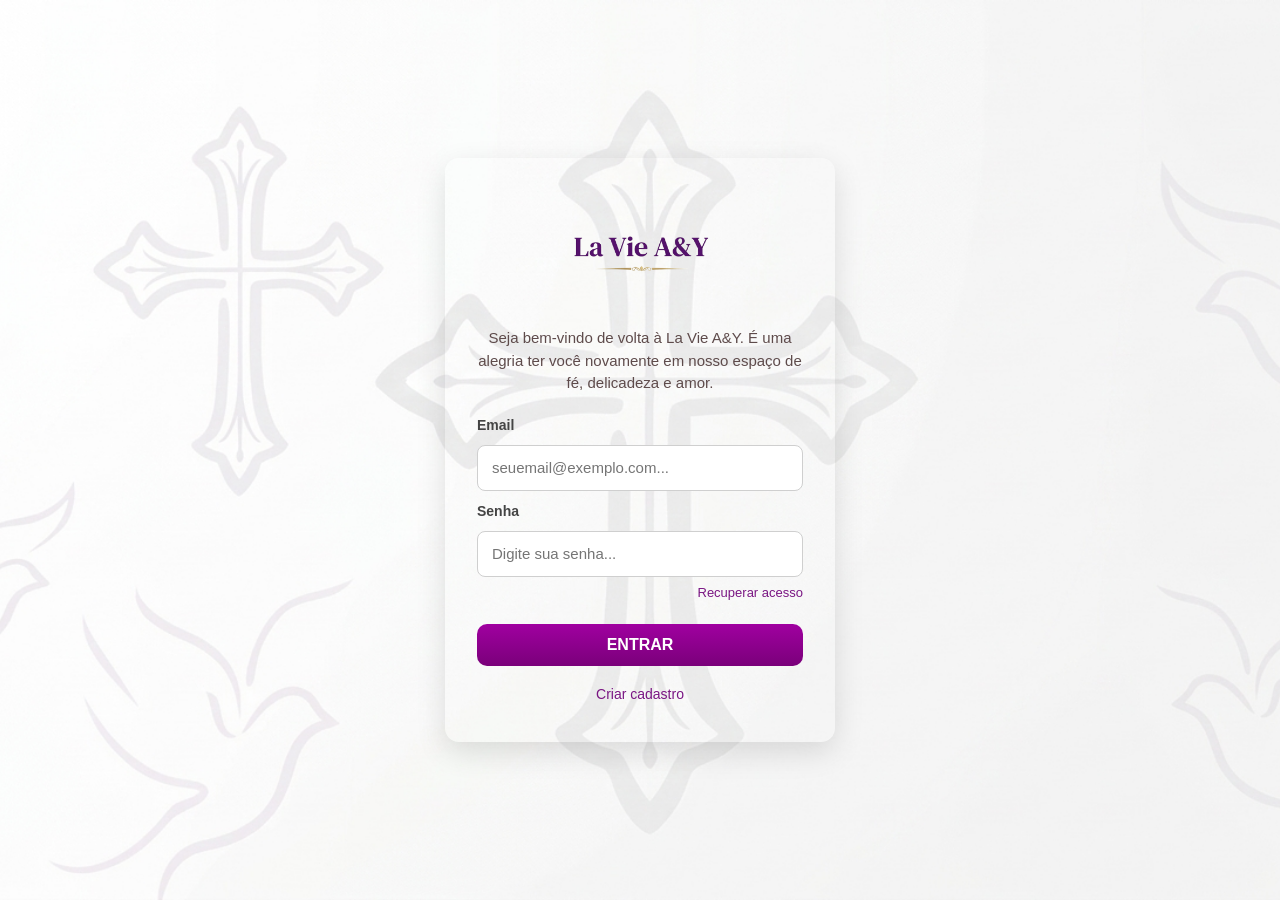
<file: index.html>
<!doctype html>
<html lang="pt-br">
  <head>
    <meta charset="UTF-8" />
    <meta name="viewport" content="width=device-width, initial-scale=1.0" />
    <title>La Vie A&Y</title>
    <link rel="stylesheet" href="style.css" />
    <link rel="icon" type="image/png" href="imagens/sla.png" />
  </head>
  <body>
    <div class="login">
      <div class="login2">
        <img src="imagens/nome_login.png" class="imgLogin" alt="La Vie A&Y" />

        <p>
          Seja bem-vindo de volta à La Vie A&Y. É uma alegria ter você novamente
          em nosso espaço de fé, delicadeza e amor.
        </p>

        <label for="email">Email</label>
        <input type="email" id="email" placeholder="seuemail@exemplo.com..." />

        <label for="senha">Senha</label>
        <input type="password" id="senha" placeholder="Digite sua senha..." />

        <a href="indexEsqueceuSenha.html" class="link-recuperar"
          >Recuperar acesso</a
        >

        <button class="botao-entrar" type="button">ENTRAR</button>

        <a href="indexCadastro.html" class="link-cadastro">Criar cadastro</a>
      </div>
    </div>

    <div id="alerta-custom" class="alerta">
      <div class="alerta-box">
        <p id="alerta-texto"></p>
        <button onclick="fecharAlerta()">OK</button>
      </div>
    </div>

    <script src="login.js"></script>
  </body>
</html>
</file>
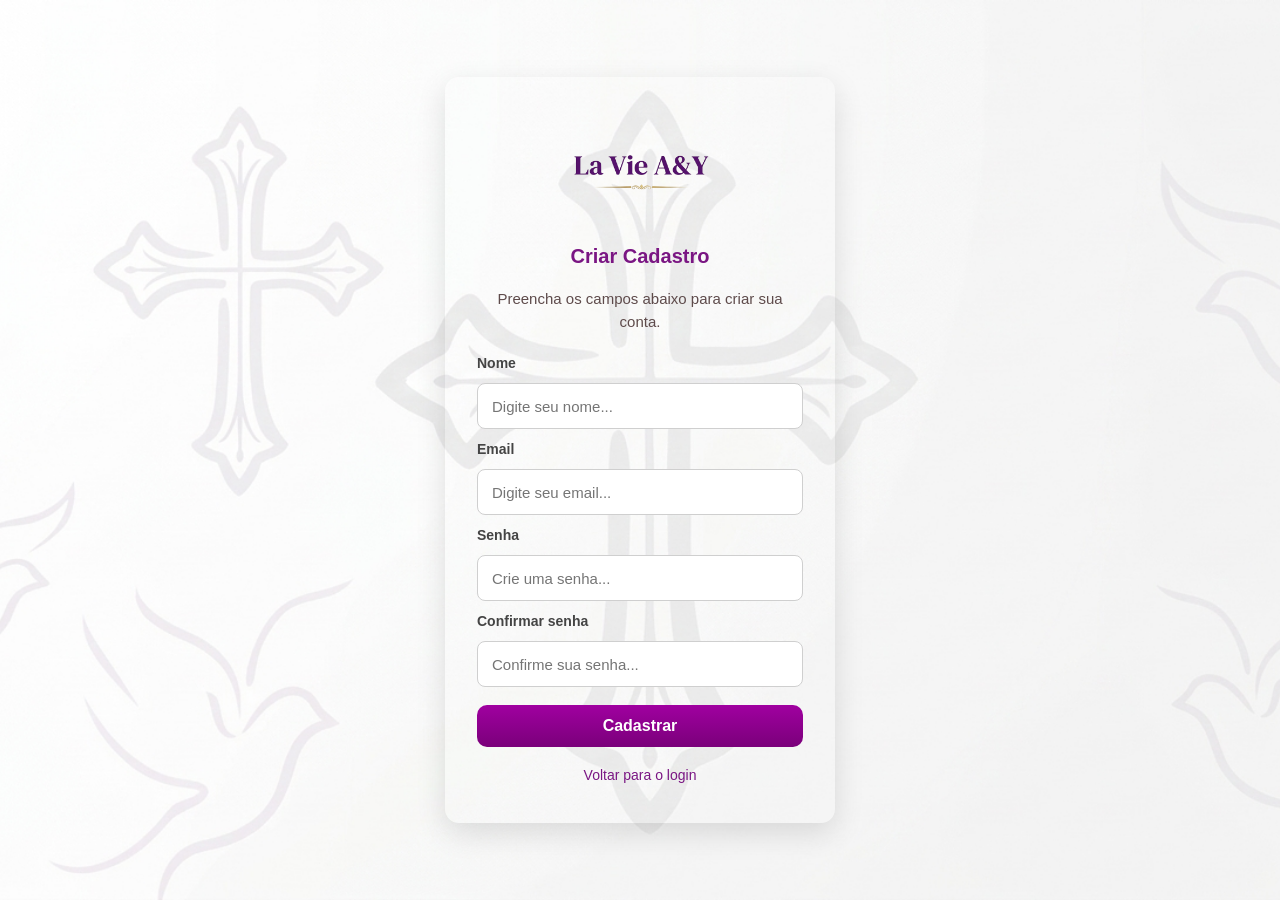
<file: indexCadastro.html>
<!doctype html>
<html lang="pt-br">
  <head>
    <meta charset="UTF-8" />
    <meta name="viewport" content="width=device-width, initial-scale=1.0" />
    <title>Criar Cadastro - La Vie A&Y</title>
    <link rel="stylesheet" href="styleCadastro.css" />
    <link rel="icon" type="image/png" href="imagens/sla.png" />
  </head>
  <body>
    <main class="tela-cadastro">
      <section class="container-cadastro">
        <img src="imagens/nome_login.png" alt="La Vie A&Y" class="logo" />

        <h2>Criar Cadastro</h2>

        <p>Preencha os campos abaixo para criar sua conta.</p>

        <label for="nome">Nome</label>
        <input type="text" id="nome" placeholder="Digite seu nome..." />

        <label for="email">Email</label>
        <input type="email" id="email" placeholder="Digite seu email..." />

        <label for="senha">Senha</label>
        <input type="password" id="senha" placeholder="Crie uma senha..." />

        <label for="confirmarSenha">Confirmar senha</label>
        <input
          type="password"
          id="confirmarSenha"
          placeholder="Confirme sua senha..."
        />

        <button class="botao">Cadastrar</button>

        <a href="index.html" class="link-voltar">Voltar para o login</a>
      </section>
    </main>

    <div id="alerta-custom" class="alerta">
      <div class="alerta-box">
        <p id="alerta-texto"></p>
        <button onclick="fecharAlerta()">OK</button>
      </div>
    </div>

    <script src="cadastro.js"></script>
  </body>
</html>
</file>
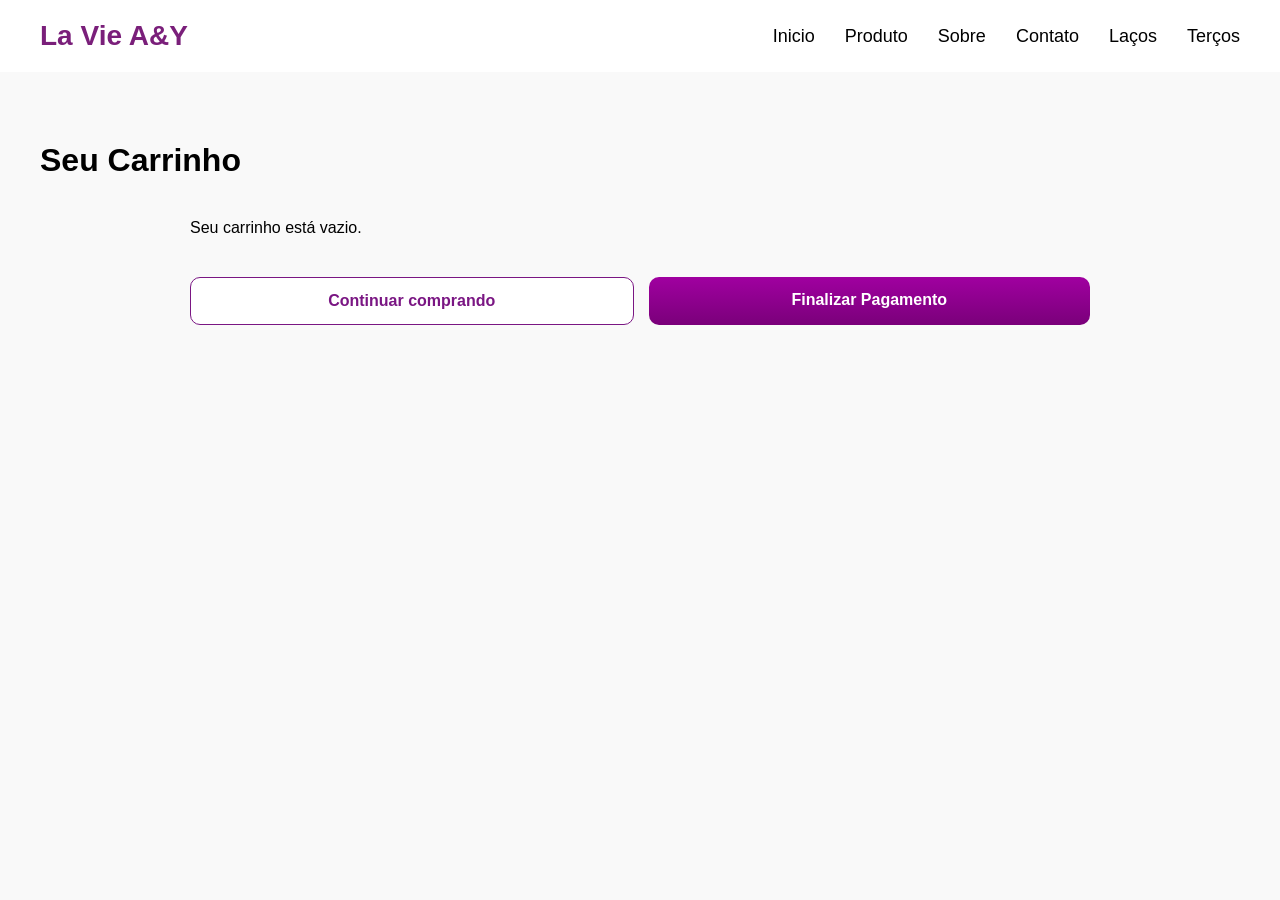
<file: indexCarrinho.html>
<!doctype html>
<html lang="pt-br">
  <head>
    <meta charset="UTF-8" />
    <meta name="viewport" content="width=device-width, initial-scale=1.0" />
    <title>Carrinho - La Vie A&Y</title>
    <link rel="stylesheet" href="styleLoja.css" />
    <link rel="icon" type="image/png" href="imagens/sla.png" />
  </head>
  <body>
    <header class="cabecalho">
      <h3 class="tituloCabecalho">La Vie A&Y</h3>

      <nav class="menu">
        <a href="indexPagina.html#inicio">Inicio</a>
        <a href="indexPagina.html#produtos">Produto</a>
        <a href="indexPagina.html#sobre">Sobre</a>
        <a href="indexPagina.html#contato">Contato</a>
        <a href="indexLacos.html#produtosLacos">Laços</a>
        <a href="indexTercos.html#produtosTercos">Terços</a>
      </nav>
    </header>

    <main class="loja-produtos">
      <h1>Seu Carrinho</h1>

      <div id="carrinho-container"></div>

      <h2 id="total"></h2>

      <div class="acoes-carrinho">
        <a href="indexPagina.html" class="btn-voltar-comprando">
          Continuar comprando
        </a>

        <a href="#" class="btn-continuar-compra" onclick="irParaCompra()">
          Finalizar Pagamento
        </a>
      </div>
    </main>

    <div id="alerta-custom" class="alerta">
      <div class="alerta-box">
        <p id="alerta-texto"></p>
        <button onclick="fecharAlerta()">OK</button>
      </div>
    </div>

    <script src="carrinho.js"></script>
  </body>
</html>
</file>
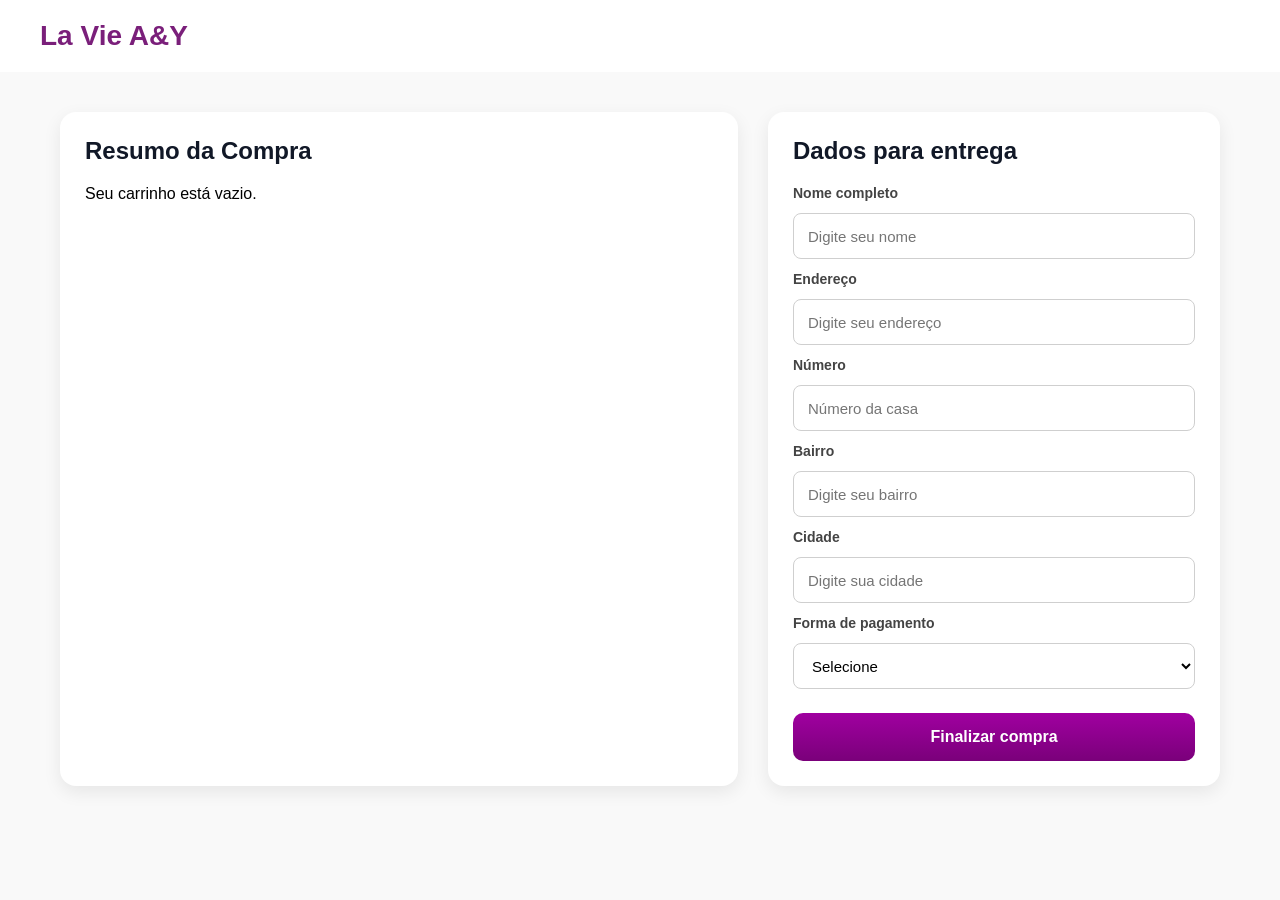
<file: indexCompra.html>
<!doctype html>
<html lang="pt-br">
  <head>
    <meta charset="UTF-8" />
    <meta name="viewport" content="width=device-width, initial-scale=1.0" />
    <title>Compra - La Vie A&Y</title>
    <link rel="stylesheet" href="styleLoja.css" />
  </head>
  <body>
    <header class="cabecalho">
      <h3 class="tituloCabecalho">La Vie A&Y</h3>
    </header>

    <main class="pagina-compra">
      <section class="resumo-compra">
        <h1>Resumo da Compra</h1>
        <div id="lista-compra"></div>
        <h2 id="total-compra"></h2>
      </section>

      <section class="dados-compra">
        <h2>Dados para entrega</h2>

        <form id="form-compra">
          <label for="nome">Nome completo</label>
          <input type="text" id="nome" placeholder="Digite seu nome" />

          <label for="endereco">Endereço</label>
          <input type="text" id="endereco" placeholder="Digite seu endereço" />

          <label for="numero">Número</label>
          <input type="text" id="numero" placeholder="Número da casa" />

          <label for="bairro">Bairro</label>
          <input type="text" id="bairro" placeholder="Digite seu bairro" />

          <label for="cidade">Cidade</label>
          <input type="text" id="cidade" placeholder="Digite sua cidade" />

          <label for="pagamento">Forma de pagamento</label>
          <select id="pagamento">
            <option value="">Selecione</option>
            <option>Pix</option>
            <option>Cartão de Crédito</option>
            <option>Boleto</option>
          </select>

          <button type="button" id="btn-finalizar-compra">
            Finalizar compra
          </button>
        </form>
      </section>
    </main>

    <div id="alerta-custom" class="alerta">
      <div class="alerta-box">
        <p id="alerta-texto"></p>
        <button onclick="fecharAlerta()">OK</button>
      </div>
    </div>

    <script src="compra.js"></script>
  </body>
</html>
</file>
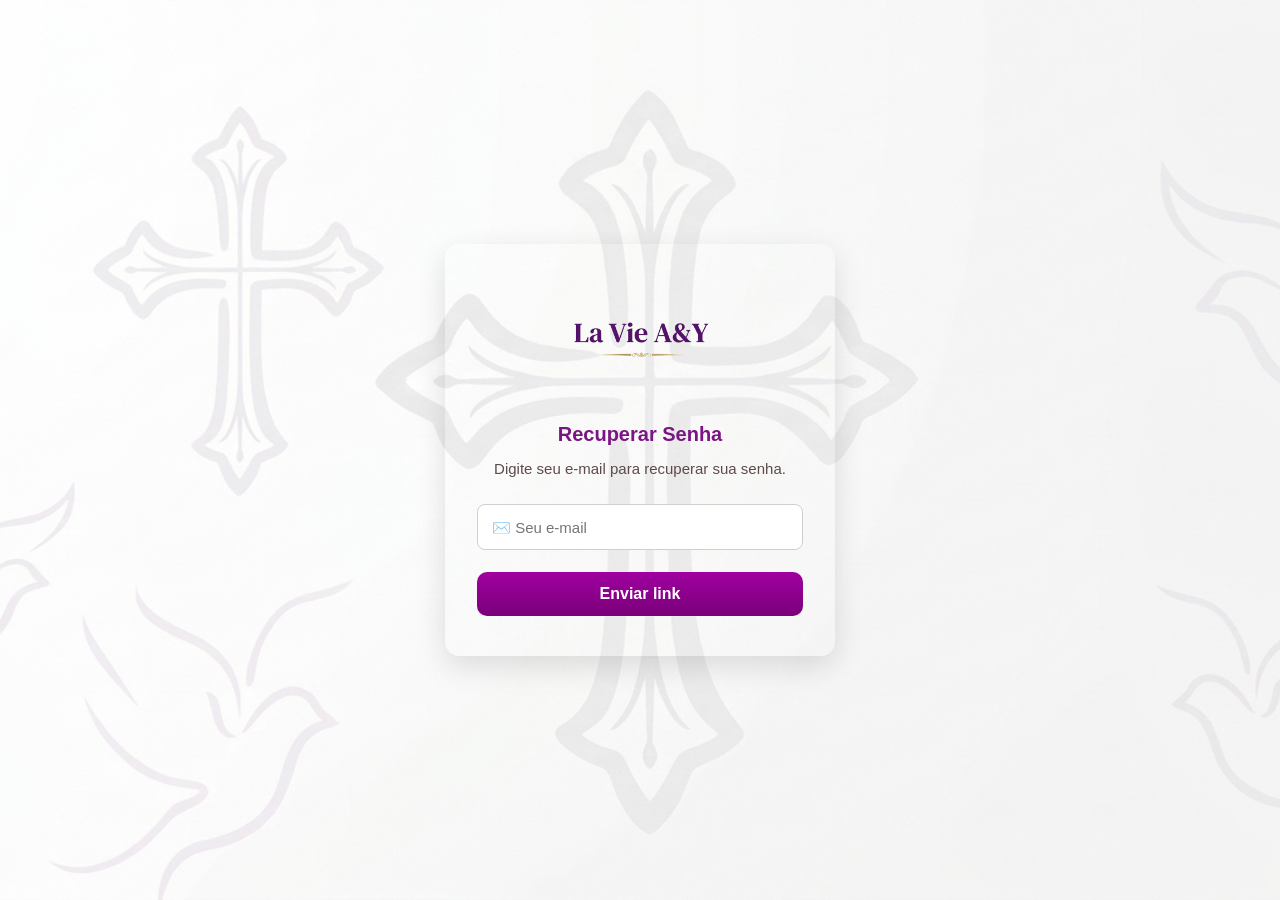
<file: indexEsqueceuSenha.html>
<!doctype html>
<html lang="pt-br">
  <head>
    <meta charset="UTF-8" />
    <meta name="viewport" content="width=device-width, initial-scale=1.0" />
    <title>Recuperar Senha - La Vie A&Y</title>
    <link rel="stylesheet" href="styleEsqueceuSenha.css" />
    <link rel="icon" type="image/png" href="imagens/sla.png" />
  </head>
  <body>
    <main class="tela-recuperar">
      <section class="container-recuperar">
        <img src="imagens/nome_login.png" alt="La Vie A&Y" class="logo" />

        <h2>Recuperar Senha</h2>

        <p>Digite seu e-mail para recuperar sua senha.</p>

        <input type="email" id="email" placeholder="✉️ Seu e-mail" />

        <button class="botao">Enviar link</button>
      </section>
    </main>

    <div id="alerta-custom" class="alerta">
      <div class="alerta-box">
        <p id="alerta-texto"></p>
        <button onclick="fecharAlerta()">OK</button>
      </div>
    </div>
  </body>
</html>
</file>
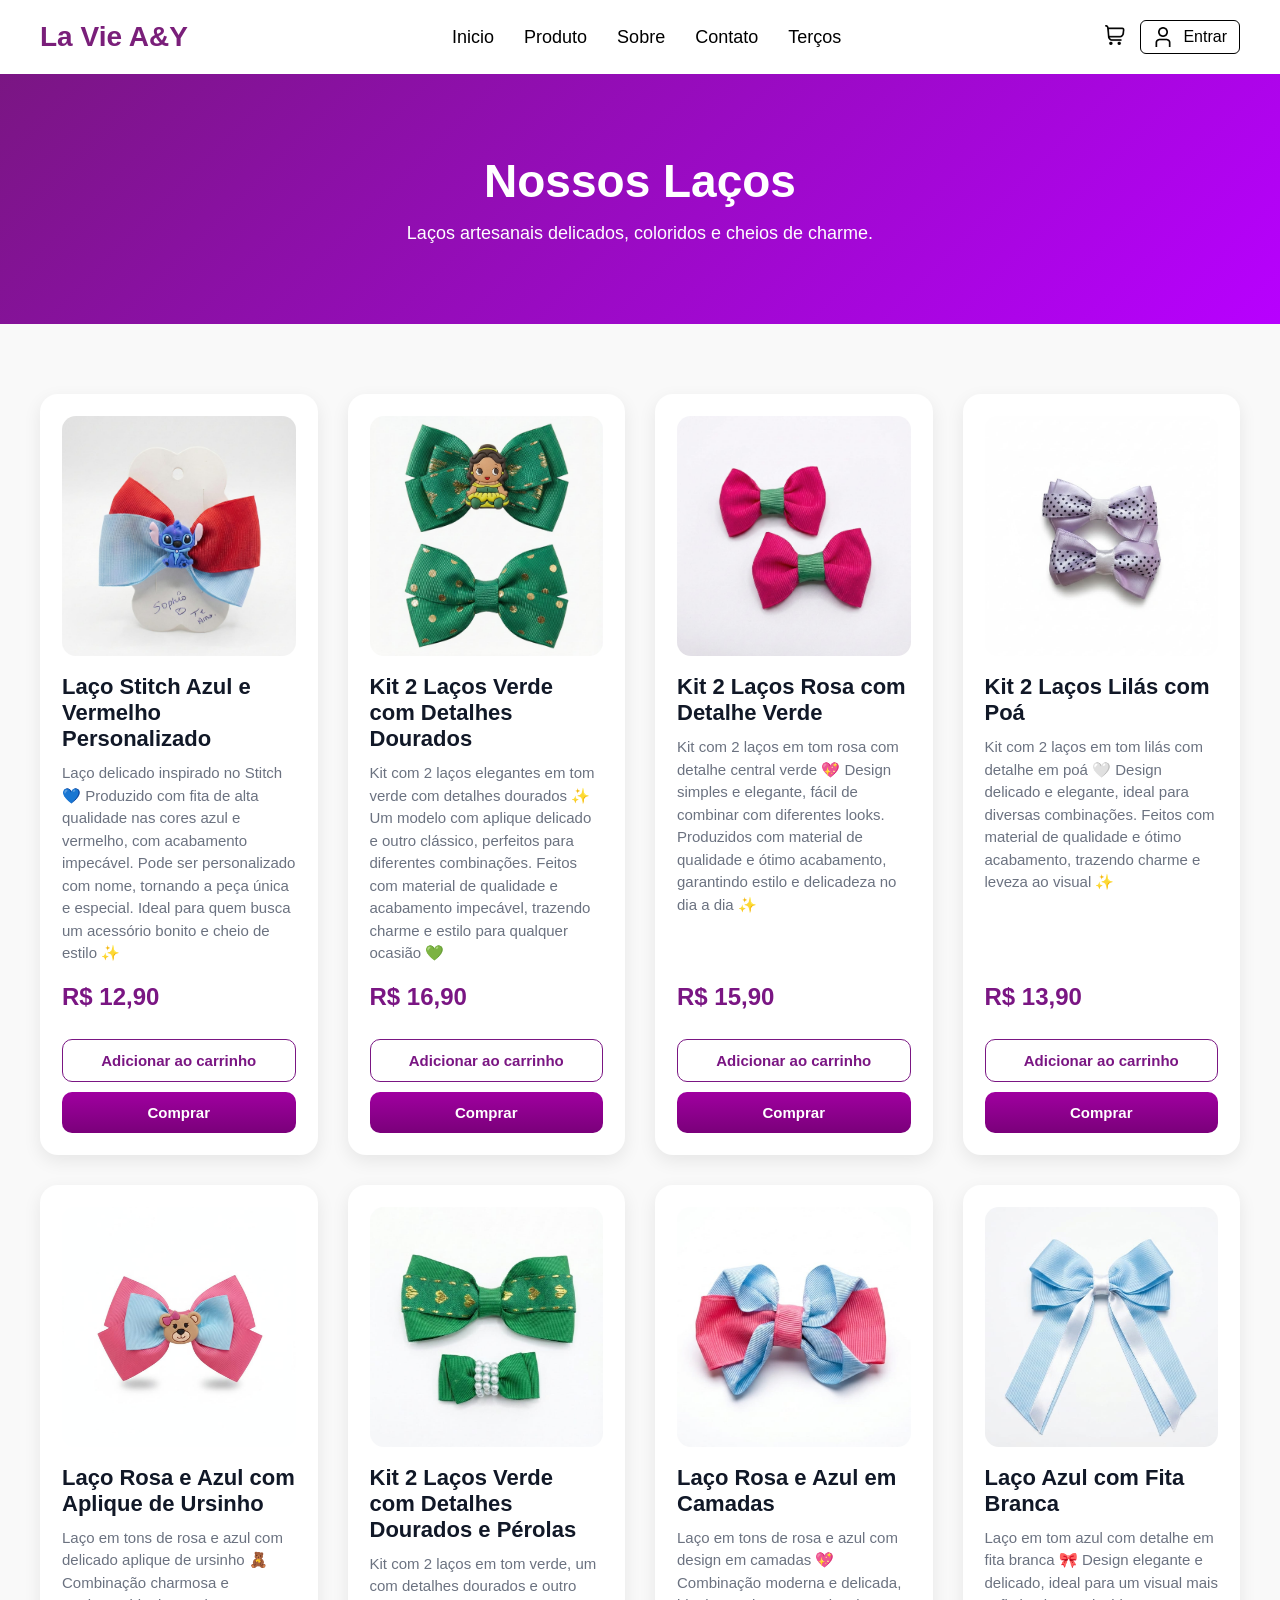
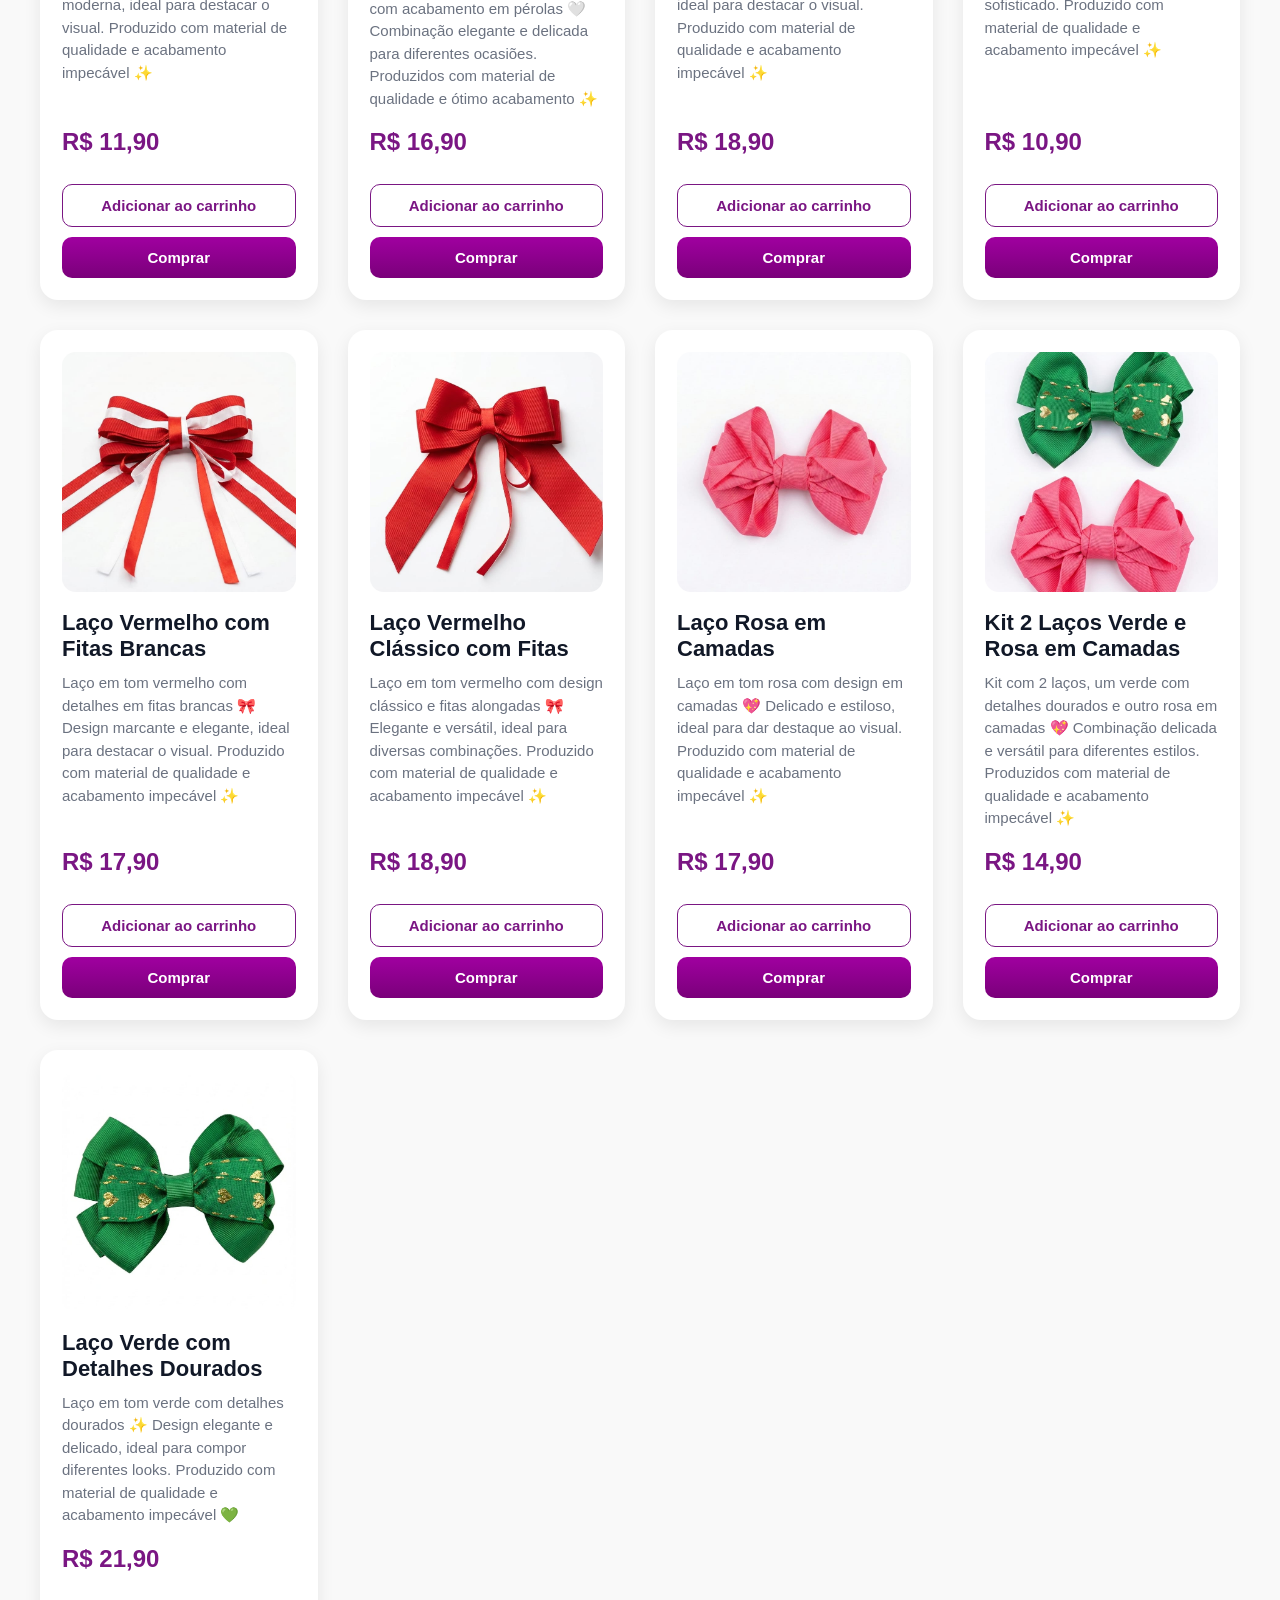
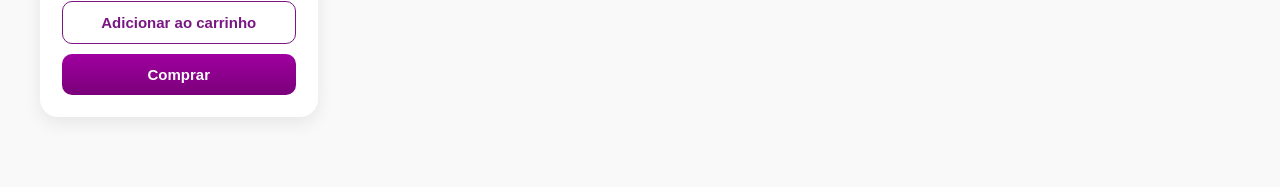
<file: indexLacos.html>
<!doctype html>
<html lang="pt-br">
  <head>
    <meta charset="UTF-8" />
    <meta name="viewport" content="width=device-width, initial-scale=1.0" />
    <title>Laços - La Vie A&Y</title>
    <link rel="stylesheet" href="styleLoja.css" />
    <link rel="icon" type="image/png" href="imagens/sla.png" />
  </head>
  <body>
    <header class="cabecalho">
      <h3 class="tituloCabecalho">La Vie A&Y</h3>

      <nav class="menu">
        <a href="indexPagina.html">Inicio</a>
        <a href="indexPagina.html#produtos">Produto</a>
        <a href="indexPagina.html#sobre">Sobre</a>
        <a href="indexPagina.html#contato">Contato</a>
        <a href="indexTercos.html#produtosTercos">Terços</a>
      </nav>

      <div class="iconesCabecalho">
        <a href="indexCarrinho.html">
          <img src="imagens/carrinho-de-compras.png" alt="Carrinho" />
        </a>

        <a href="index.html" class="logincabecalho">
          <img src="imagens/do-utilizador.png" alt="login" />
          <span>Entrar</span>
        </a>
      </div>
    </header>

    <main>
      <section class="topo-loja">
        <h1>Nossos Laços</h1>
        <p>Laços artesanais delicados, coloridos e cheios de charme.</p>
      </section>

      <section class="loja-produtos" id="produtosLacos">
        <div class="grid-produtos">
          <div class="card-produto">
            <img src="imagens/laco01.jpeg" alt="Laço pink e verde" />
            <h3>Laço Stitch Azul e Vermelho Personalizado</h3>
            <p class="descricao">
              Laço delicado inspirado no Stitch 💙 Produzido com fita de alta
              qualidade nas cores azul e vermelho, com acabamento impecável.
              Pode ser personalizado com nome, tornando a peça única e especial.
              Ideal para quem busca um acessório bonito e cheio de estilo ✨
            </p>
            <span class="preco">R$ 12,90</span>
            <div class="botoes-produto">
              <button class="btn-secundario adicionar-carrinho" type="button">
                Adicionar ao carrinho
              </button>
              <button class="btn-principal comprar-agora" type="button">
                Comprar
              </button>
            </div>
          </div>

          <div class="card-produto">
            <img src="imagens/laco02.jpeg" alt="Laço Stitch azul e vermelho" />
            <h3>Kit 2 Laços Verde com Detalhes Dourados</h3>
            <p class="descricao">
              Kit com 2 laços elegantes em tom verde com detalhes dourados ✨ Um
              modelo com aplique delicado e outro clássico, perfeitos para
              diferentes combinações. Feitos com material de qualidade e
              acabamento impecável, trazendo charme e estilo para qualquer
              ocasião 💚
            </p>
            <span class="preco">R$ 16,90</span>
            <div class="botoes-produto">
              <button class="btn-secundario adicionar-carrinho" type="button">
                Adicionar ao carrinho
              </button>
              <button class="btn-principal comprar-agora" type="button">
                Comprar
              </button>
            </div>
          </div>

          <div class="card-produto">
            <img src="imagens/laco03.jpeg" alt="Laço verde com dourado" />
            <h3>Kit 2 Laços Rosa com Detalhe Verde</h3>
            <p class="descricao">
              Kit com 2 laços em tom rosa com detalhe central verde 💖 Design
              simples e elegante, fácil de combinar com diferentes looks.
              Produzidos com material de qualidade e ótimo acabamento,
              garantindo estilo e delicadeza no dia a dia ✨
            </p>
            <span class="preco">R$ 15,90</span>
            <div class="botoes-produto">
              <button class="btn-secundario adicionar-carrinho" type="button">
                Adicionar ao carrinho
              </button>
              <button class="btn-principal comprar-agora" type="button">
                Comprar
              </button>
            </div>
          </div>

          <div class="card-produto">
            <img src="imagens/laco04.jpeg" alt="Laço rosa claro" />
            <h3>Kit 2 Laços Lilás com Poá</h3>
            <p class="descricao">
              Kit com 2 laços em tom lilás com detalhe em poá 🤍 Design delicado
              e elegante, ideal para diversas combinações. Feitos com material
              de qualidade e ótimo acabamento, trazendo charme e leveza ao
              visual ✨
            </p>
            <span class="preco">R$ 13,90</span>
            <div class="botoes-produto">
              <button class="btn-secundario adicionar-carrinho" type="button">
                Adicionar ao carrinho
              </button>
              <button class="btn-principal comprar-agora" type="button">
                Comprar
              </button>
            </div>
          </div>

          <div class="card-produto">
            <img src="imagens/laco05.jpeg" alt="Laço lilás com poá" />
            <h3>Laço Rosa e Azul com Aplique de Ursinho</h3>
            <p class="descricao">
              Laço em tons de rosa e azul com delicado aplique de ursinho 🧸
              Combinação charmosa e moderna, ideal para destacar o visual.
              Produzido com material de qualidade e acabamento impecável ✨
            </p>
            <span class="preco">R$ 11,90</span>
            <div class="botoes-produto">
              <button class="btn-secundario adicionar-carrinho" type="button">
                Adicionar ao carrinho
              </button>
              <button class="btn-principal comprar-agora" type="button">
                Comprar
              </button>
            </div>
          </div>

          <div class="card-produto">
            <img src="imagens/laco06.jpeg" alt="Laço rosa e azul com ursinha" />
            <h3>Kit 2 Laços Verde com Detalhes Dourados e Pérolas</h3>
            <p class="descricao">
              Kit com 2 laços em tom verde, um com detalhes dourados e outro com
              acabamento em pérolas 🤍 Combinação elegante e delicada para
              diferentes ocasiões. Produzidos com material de qualidade e ótimo
              acabamento ✨
            </p>
            <span class="preco">R$ 16,90</span>
            <div class="botoes-produto">
              <button class="btn-secundario adicionar-carrinho" type="button">
                Adicionar ao carrinho
              </button>
              <button class="btn-principal comprar-agora" type="button">
                Comprar
              </button>
            </div>
          </div>

          <div class="card-produto">
            <img
              src="imagens/laco07.jpeg"
              alt="Laço verde com dourado e mini laço"
            />
            <h3>Laço Rosa e Azul em Camadas</h3>
            <p class="descricao">
              Laço em tons de rosa e azul com design em camadas 💖 Combinação
              moderna e delicada, ideal para destacar o visual. Produzido com
              material de qualidade e acabamento impecável ✨
            </p>
            <span class="preco">R$ 18,90</span>
            <div class="botoes-produto">
              <button class="btn-secundario adicionar-carrinho" type="button">
                Adicionar ao carrinho
              </button>
              <button class="btn-principal comprar-agora" type="button">
                Comprar
              </button>
            </div>
          </div>

          <div class="card-produto">
            <img src="imagens/laco08.jpeg" alt="Laço rosa e azul pequeno" />
            <h3>Laço Azul com Fita Branca</h3>
            <p class="descricao">
              Laço em tom azul com detalhe em fita branca 🎀 Design elegante e
              delicado, ideal para um visual mais sofisticado. Produzido com
              material de qualidade e acabamento impecável ✨
            </p>
            <span class="preco">R$ 10,90</span>
            <div class="botoes-produto">
              <button class="btn-secundario adicionar-carrinho" type="button">
                Adicionar ao carrinho
              </button>
              <button class="btn-principal comprar-agora" type="button">
                Comprar
              </button>
            </div>
          </div>

          <div class="card-produto">
            <img src="imagens/laco09.jpeg" alt="Laço azul claro com branco" />
            <h3>Laço Vermelho com Fitas Brancas</h3>
            <p class="descricao">
              Laço em tom vermelho com detalhes em fitas brancas 🎀 Design
              marcante e elegante, ideal para destacar o visual. Produzido com
              material de qualidade e acabamento impecável ✨
            </p>
            <span class="preco">R$ 17,90</span>
            <div class="botoes-produto">
              <button class="btn-secundario adicionar-carrinho" type="button">
                Adicionar ao carrinho
              </button>
              <button class="btn-principal comprar-agora" type="button">
                Comprar
              </button>
            </div>
          </div>

          <div class="card-produto">
            <img src="imagens/laco10.jpeg" alt="Laço vermelho com branco" />
            <h3>Laço Vermelho Clássico com Fitas</h3>
            <p class="descricao">
              Laço em tom vermelho com design clássico e fitas alongadas 🎀
              Elegante e versátil, ideal para diversas combinações. Produzido
              com material de qualidade e acabamento impecável ✨
            </p>
            <span class="preco">R$ 18,90</span>
            <div class="botoes-produto">
              <button class="btn-secundario adicionar-carrinho" type="button">
                Adicionar ao carrinho
              </button>
              <button class="btn-principal comprar-agora" type="button">
                Comprar
              </button>
            </div>
          </div>

          <div class="card-produto">
            <img src="imagens/laco11.jpeg" alt="Laço vermelho longo" />
            <h3>Laço Rosa em Camadas</h3>
            <p class="descricao">
              Laço em tom rosa com design em camadas 💖 Delicado e estiloso,
              ideal para dar destaque ao visual. Produzido com material de
              qualidade e acabamento impecável ✨
            </p>
            <span class="preco">R$ 17,90</span>
            <div class="botoes-produto">
              <button class="btn-secundario adicionar-carrinho" type="button">
                Adicionar ao carrinho
              </button>
              <button class="btn-principal comprar-agora" type="button">
                Comprar
              </button>
            </div>
          </div>

          <div class="card-produto">
            <img
              src="imagens/laco12.jpeg"
              alt="Laço verde com detalhes dourados"
            />
            <h3>Kit 2 Laços Verde e Rosa em Camadas</h3>
            <p class="descricao">
              Kit com 2 laços, um verde com detalhes dourados e outro rosa em
              camadas 💖 Combinação delicada e versátil para diferentes estilos.
              Produzidos com material de qualidade e acabamento impecável ✨
            </p>
            <span class="preco">R$ 14,90</span>
            <div class="botoes-produto">
              <button class="btn-secundario adicionar-carrinho" type="button">
                Adicionar ao carrinho
              </button>
              <button class="btn-principal comprar-agora" type="button">
                Comprar
              </button>
            </div>
          </div>

          <div class="card-produto">
            <img src="imagens/laco13.jpeg" alt="Kit laços verde e rosa" />
            <h3>Laço Verde com Detalhes Dourados</h3>
            <p class="descricao">
              Laço em tom verde com detalhes dourados ✨ Design elegante e
              delicado, ideal para compor diferentes looks. Produzido com
              material de qualidade e acabamento impecável 💚
            </p>
            <span class="preco">R$ 21,90</span>
            <div class="botoes-produto">
              <button class="btn-secundario adicionar-carrinho" type="button">
                Adicionar ao carrinho
              </button>
              <button class="btn-principal comprar-agora" type="button">
                Comprar
              </button>
            </div>
          </div>
        </div>
      </section>
    </main>

    <div id="alerta-custom" class="alerta">
      <div class="alerta-box">
        <p id="alerta-texto"></p>
        <button onclick="fecharAlerta()">OK</button>
      </div>
    </div>

    <script src="loja.js"></script>
  </body>
</html>
</file>
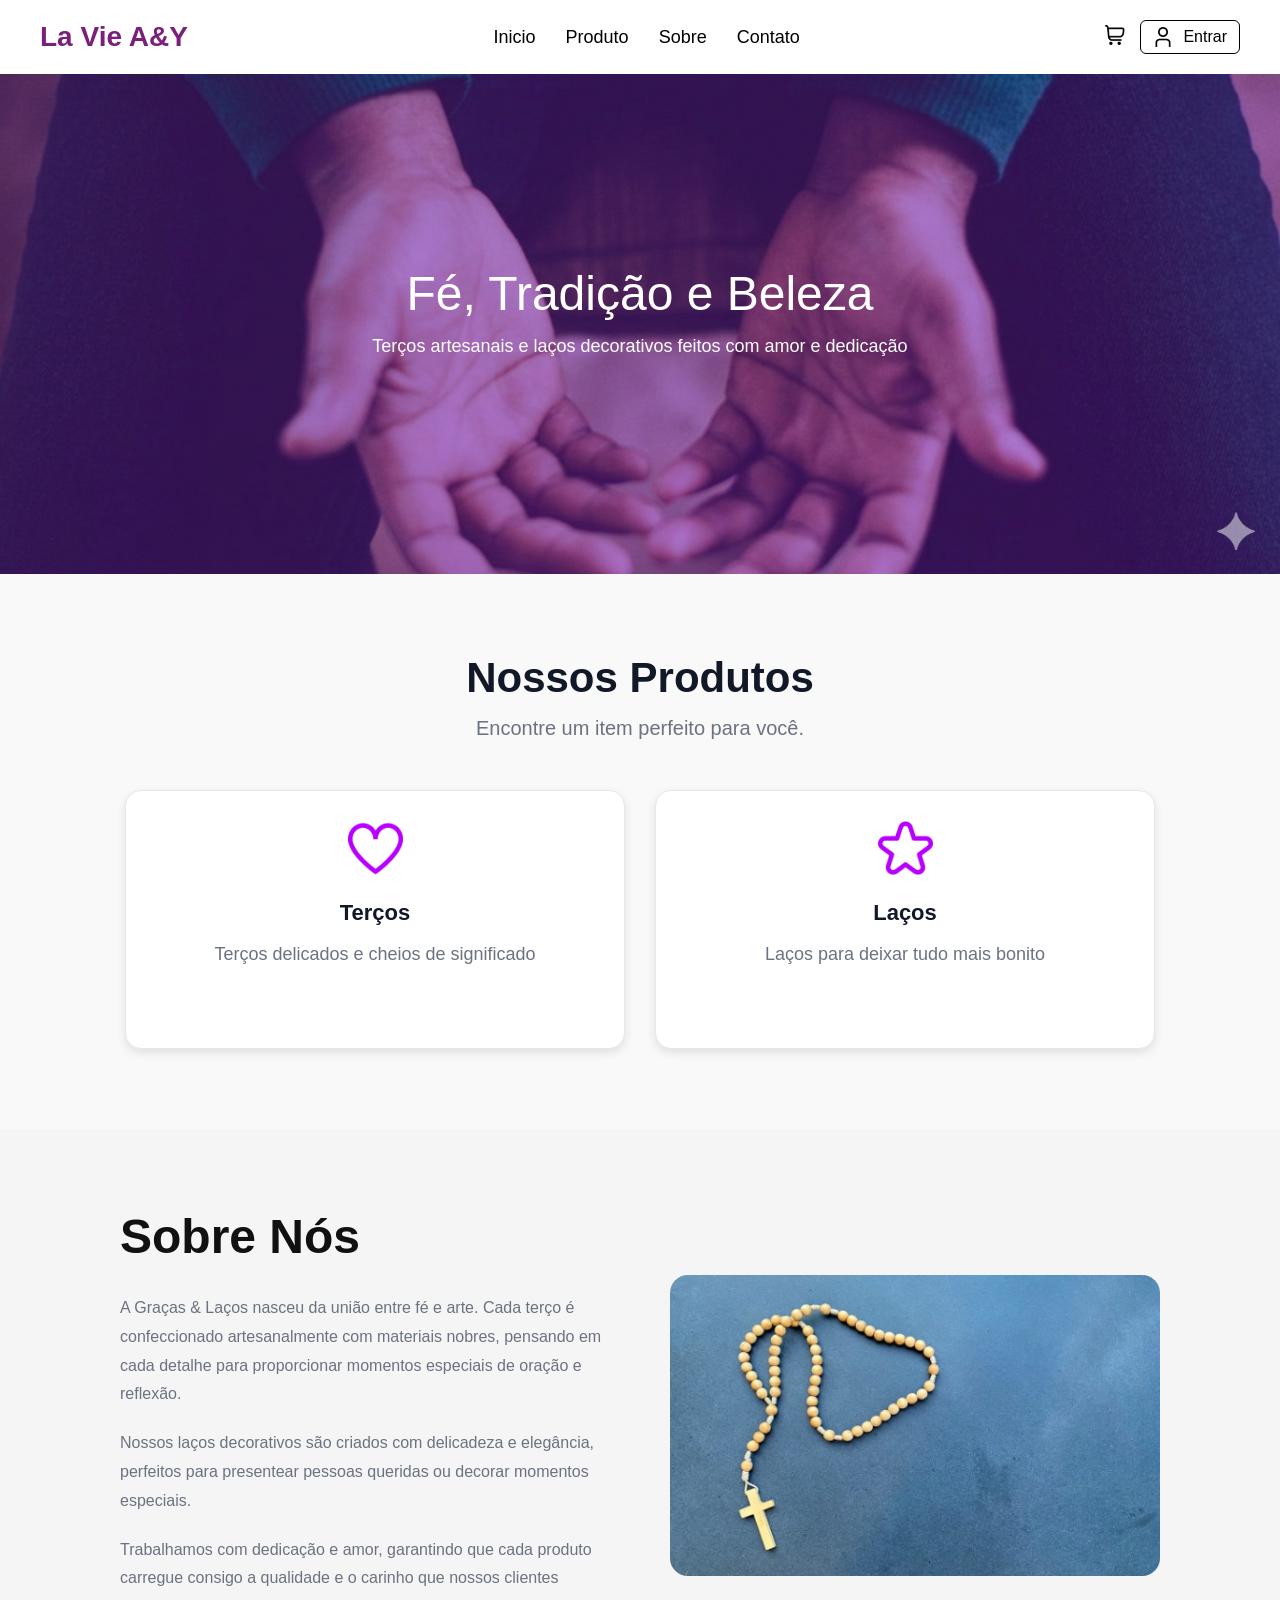
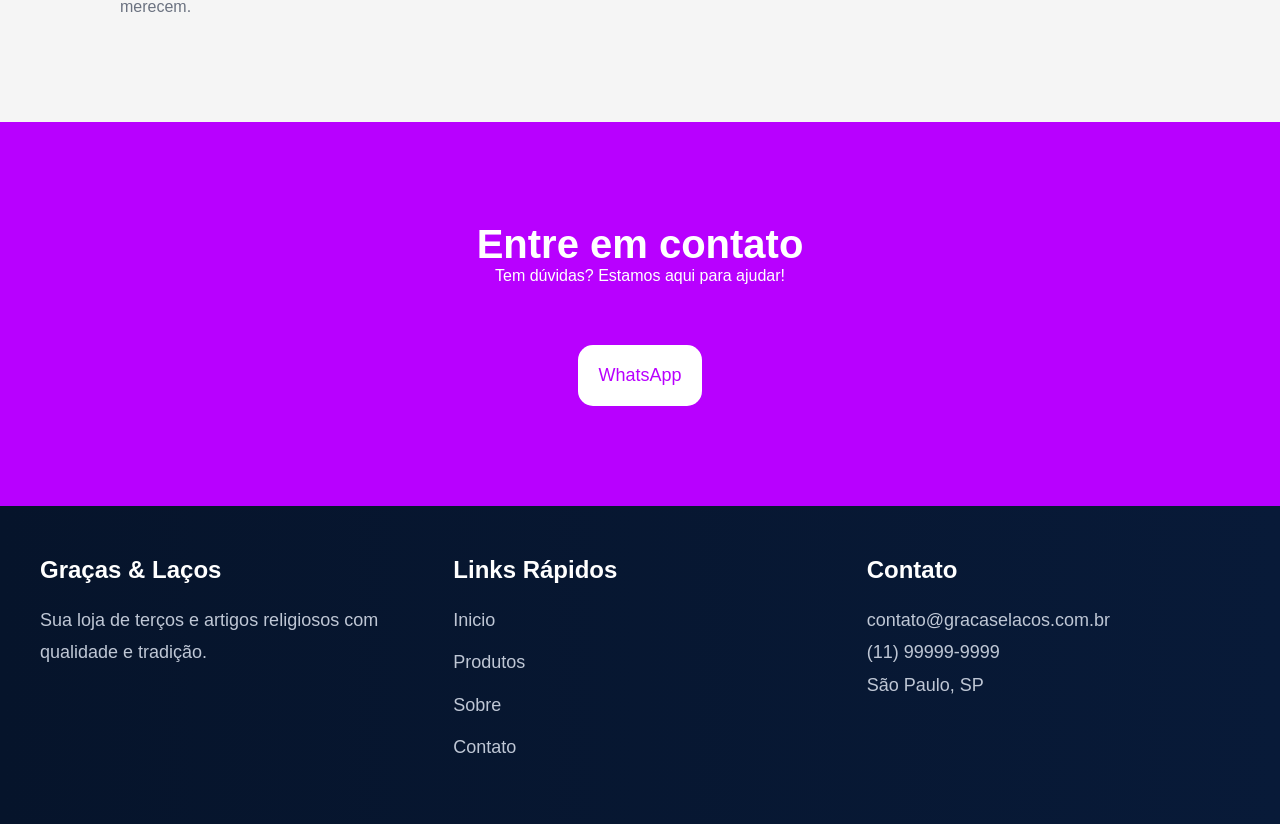
<file: indexPagina.html>
<!doctype html>
<html lang="pt-br">
  <head>
    <meta charset="UTF-8" />
    <meta name="viewport" content="width=device-width, initial-scale=1.0" />
    <title>La Vie A&Y</title>
    <link rel="stylesheet" href="stylePagina.css" />
    <link rel="icon" type="image/png" href="imagens/sla.png" />
  </head>
  <body>
    <header class="cabecalho">
      <h3 class="tituloCabecalho">La Vie A&Y</h3>

      <nav class="menu">
        <a href="#inicio">Inicio</a>
        <a href="#produtos">Produto</a>
        <a href="#sobre">Sobre</a>
        <a href="#contato">Contato</a>
      </nav>

      <div class="iconesCabecalho">
        <a href="indexCarrinho.html">
          <img src="imagens/carrinho-de-compras.png" alt="Carrinho" />
        </a>

        <a href="index.html" class="logincabecalho">
          <img src="imagens/do-utilizador.png" alt="login" />
          <span>Entrar</span>
        </a>
      </div>
    </header>

    <main>
      <section class="hero">
        <div class="conteudo">
          <h1>Fé, Tradição e Beleza</h1>

          <p>
            Terços artesanais e laços decorativos feitos com amor e dedicação
          </p>
        </div>
      </section>

      <section class="nossosProdutos" id="produtos">
        <h1>Nossos Produtos</h1>
        <p>Encontre um item perfeito para você.</p>

        <div class="cardsCategorias">
          <a href="indexTercos.html" class="cardCategoria">
            <img src="imagens/coracao.png" />
            <h3>Terços</h3>
            <p>Terços delicados e cheios de significado</p>
          </a>

          <a href="indexLacos.html" class="cardCategoria">
            <img src="imagens/estrela.png" />
            <h3>Laços</h3>
            <p>Laços para deixar tudo mais bonito</p>
          </a>
        </div>
      </section>

      <section class="sobreNos" id="sobre">
        <div class="textoSobre">
          <h2>Sobre Nós</h2>

          <p>
            A Graças & Laços nasceu da união entre fé e arte. Cada terço é
            confeccionado artesanalmente com materiais nobres, pensando em cada
            detalhe para proporcionar momentos especiais de oração e reflexão.
          </p>

          <p>
            Nossos laços decorativos são criados com delicadeza e elegância,
            perfeitos para presentear pessoas queridas ou decorar momentos
            especiais.
          </p>

          <p>
            Trabalhamos com dedicação e amor, garantindo que cada produto
            carregue consigo a qualidade e o carinho que nossos clientes
            merecem.
          </p>
        </div>

        <div class="imagemSobre">
          <img src="imagens/sobreNos.png" alt="terço artesanal" />
        </div>
      </section>

      <section class="contatos" id="contato">
        <div class="contatos01">
          <h2>Entre em contato</h2>

          <p>Tem dúvidas? Estamos aqui para ajudar!</p>

          <a href="https://wa.me/5511951406935">WhatsApp</a>
        </div>
      </section>

      <footer class="rodape" id="contato">
        <div class="container-rodape">
          <div class="coluna-rodape">
            <h3>Graças & Laços</h3>
            <p>
              Sua loja de terços e artigos religiosos com qualidade e tradição.
            </p>
          </div>

          <div class="coluna-rodape">
            <h3>Links Rápidos</h3>

            <ul>
              <li><a href="#">Inicio</a></li>
              <li><a href="#">Produtos</a></li>
              <li><a href="#">Sobre</a></li>
              <li><a href="#">Contato</a></li>
            </ul>
          </div>

          <div class="coluna-rodape">
            <h3>Contato</h3>
            <p>contato@gracaselacos.com.br</p>
            <p>(11) 99999-9999</p>
            <p>São Paulo, SP</p>
          </div>
        </div>
      </footer>
    </main>

    <script src="pagina.js"></script>
  </body>
</html>
</file>
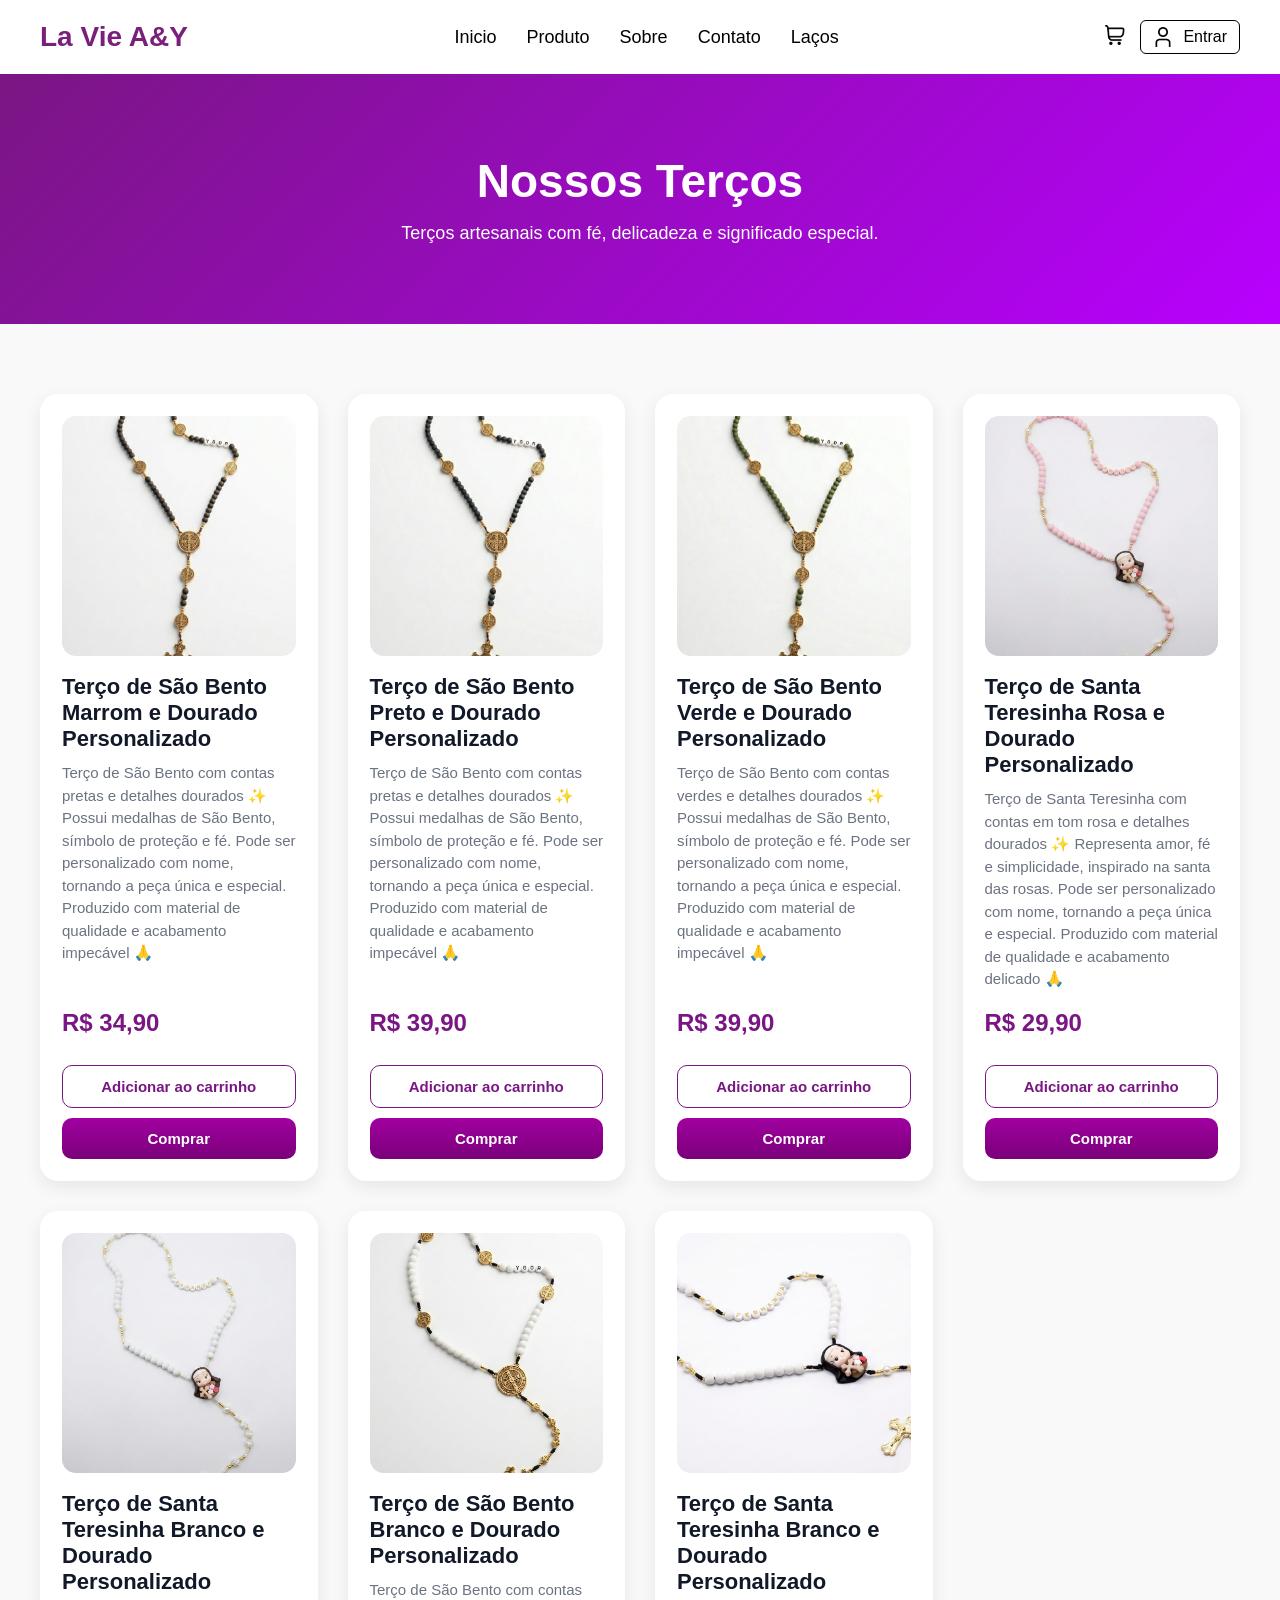
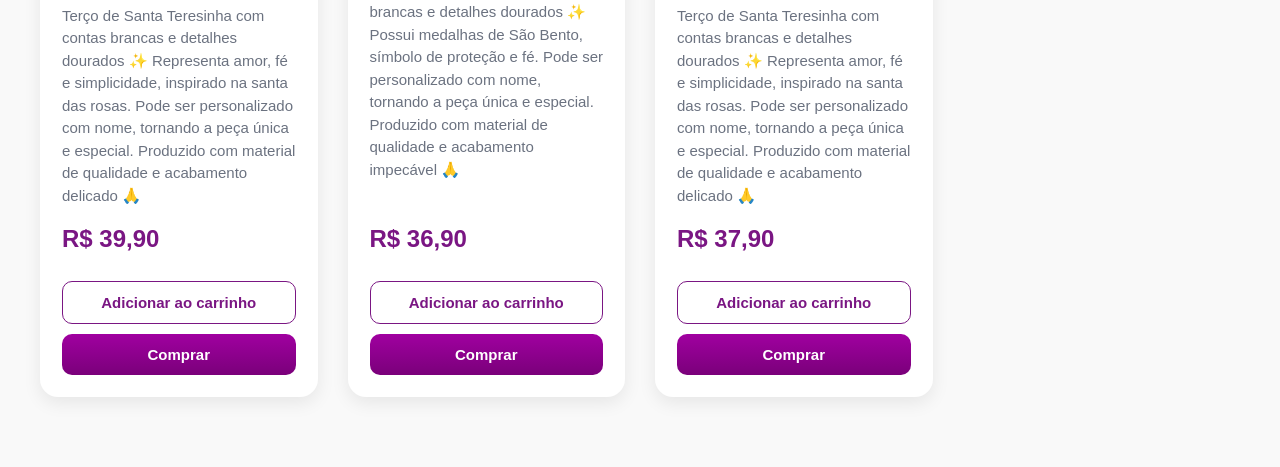
<file: indexTercos.html>
<!doctype html>
<html lang="pt-br">
  <head>
    <meta charset="UTF-8" />
    <meta name="viewport" content="width=device-width, initial-scale=1.0" />
    <title>Terços - La Vie A&Y</title>
    <link rel="stylesheet" href="styleLoja.css" />
    <link rel="icon" type="image/png" href="imagens/sla.png" />
  </head>
  <body>
    <header class="cabecalho">
      <h3 class="tituloCabecalho">La Vie A&Y</h3>

      <nav class="menu">
        <a href="indexPagina.html">Inicio</a>
        <a href="indexPagina.html#produtos">Produto</a>
        <a href="indexPagina.html#sobre">Sobre</a>
        <a href="indexPagina.html#contato">Contato</a>
        <a href="indexLacos.html#produtosLacos">Laços</a>
      </nav>

      <div class="iconesCabecalho">
        <a href="indexCarrinho.html">
          <img src="imagens/carrinho-de-compras.png" alt="Carrinho" />
        </a>

        <a href="index.html" class="logincabecalho">
          <img src="imagens/do-utilizador.png" alt="login" />
          <span>Entrar</span>
        </a>
      </div>
    </header>

    <main>
      <section class="topo-loja">
        <h1>Nossos Terços</h1>
        <p>Terços artesanais com fé, delicadeza e significado especial.</p>
      </section>

      <section class="loja-produtos" id="produtosTercos">
        <div class="grid-produtos">
          <div class="card-produto">
            <img src="imagens/terco01.jpeg" alt="Terço preto com dourado" />
            <h3>Terço de São Bento Marrom e Dourado Personalizado</h3>
            <p class="descricao">
              Terço de São Bento com contas pretas e detalhes dourados ✨ Possui
              medalhas de São Bento, símbolo de proteção e fé. Pode ser
              personalizado com nome, tornando a peça única e especial.
              Produzido com material de qualidade e acabamento impecável 🙏
            </p>
            <span class="preco">R$ 34,90</span>
            <div class="botoes-produto">
              <button class="btn-secundario adicionar-carrinho" type="button">
                Adicionar ao carrinho
              </button>
              <button class="btn-principal comprar-agora" type="button">
                Comprar
              </button>
            </div>
          </div>

          <div class="card-produto">
            <img src="imagens/terco02.jpeg" alt="Terço preto personalizado" />
            <h3>Terço de São Bento Preto e Dourado Personalizado</h3>
            <p class="descricao">
              Terço de São Bento com contas pretas e detalhes dourados ✨ Possui
              medalhas de São Bento, símbolo de proteção e fé. Pode ser
              personalizado com nome, tornando a peça única e especial.
              Produzido com material de qualidade e acabamento impecável 🙏
            </p>
            <span class="preco">R$ 39,90</span>
            <div class="botoes-produto">
              <button class="btn-secundario adicionar-carrinho" type="button">
                Adicionar ao carrinho
              </button>
              <button class="btn-principal comprar-agora" type="button">
                Comprar
              </button>
            </div>
          </div>

          <div class="card-produto">
            <img src="imagens/terco03.jpeg" alt="Terço verde personalizado" />
            <h3>Terço de São Bento Verde e Dourado Personalizado</h3>
            <p class="descricao">
              Terço de São Bento com contas verdes e detalhes dourados ✨ Possui
              medalhas de São Bento, símbolo de proteção e fé. Pode ser
              personalizado com nome, tornando a peça única e especial.
              Produzido com material de qualidade e acabamento impecável 🙏
            </p>
            <span class="preco">R$ 39,90</span>
            <div class="botoes-produto">
              <button class="btn-secundario adicionar-carrinho" type="button">
                Adicionar ao carrinho
              </button>
              <button class="btn-principal comprar-agora" type="button">
                Comprar
              </button>
            </div>
          </div>

          <div class="card-produto">
            <img src="imagens/terco04.jpeg" alt="Terço rosa infantil" />
            <h3>Terço de Santa Teresinha Rosa e Dourado Personalizado</h3>
            <p class="descricao">
              Terço de Santa Teresinha com contas em tom rosa e detalhes
              dourados ✨ Representa amor, fé e simplicidade, inspirado na santa
              das rosas. Pode ser personalizado com nome, tornando a peça única
              e especial. Produzido com material de qualidade e acabamento
              delicado 🙏
            </p>
            <span class="preco">R$ 29,90</span>
            <div class="botoes-produto">
              <button class="btn-secundario adicionar-carrinho" type="button">
                Adicionar ao carrinho
              </button>
              <button class="btn-principal comprar-agora" type="button">
                Comprar
              </button>
            </div>
          </div>

          <div class="card-produto">
            <img src="imagens/terco05.jpeg" alt="Terço branco personalizado" />
            <h3>Terço de Santa Teresinha Branco e Dourado Personalizado</h3>
            <p class="descricao">
              Terço de Santa Teresinha com contas brancas e detalhes dourados ✨
              Representa amor, fé e simplicidade, inspirado na santa das rosas.
              Pode ser personalizado com nome, tornando a peça única e especial.
              Produzido com material de qualidade e acabamento delicado 🙏
            </p>
            <span class="preco">R$ 39,90</span>
            <div class="botoes-produto">
              <button class="btn-secundario adicionar-carrinho" type="button">
                Adicionar ao carrinho
              </button>
              <button class="btn-principal comprar-agora" type="button">
                Comprar
              </button>
            </div>
          </div>

          <div class="card-produto">
            <img src="imagens/terco06.jpeg" alt="Terço branco e dourado" />
            <h3>Terço de São Bento Branco e Dourado Personalizado</h3>
            <p class="descricao">
              Terço de São Bento com contas brancas e detalhes dourados ✨
              Possui medalhas de São Bento, símbolo de proteção e fé. Pode ser
              personalizado com nome, tornando a peça única e especial.
              Produzido com material de qualidade e acabamento impecável 🙏
            </p>
            <span class="preco">R$ 36,90</span>
            <div class="botoes-produto">
              <button class="btn-secundario adicionar-carrinho" type="button">
                Adicionar ao carrinho
              </button>
              <button class="btn-principal comprar-agora" type="button">
                Comprar
              </button>
            </div>
          </div>

          <div class="card-produto">
            <img src="imagens/terco07.jpeg" alt="Terço branco com santinha" />
            <h3>Terço de Santa Teresinha Branco e Dourado Personalizado</h3>
            <p class="descricao">
              Terço de Santa Teresinha com contas brancas e detalhes dourados ✨
              Representa amor, fé e simplicidade, inspirado na santa das rosas.
              Pode ser personalizado com nome, tornando a peça única e especial.
              Produzido com material de qualidade e acabamento delicado 🙏
            </p>
            <span class="preco">R$ 37,90</span>
            <div class="botoes-produto">
              <button class="btn-secundario adicionar-carrinho" type="button">
                Adicionar ao carrinho
              </button>
              <button class="btn-principal comprar-agora" type="button">
                Comprar
              </button>
            </div>
          </div>
        </div>
      </section>
    </main>

    <div id="alerta-custom" class="alerta">
      <div class="alerta-box">
        <p id="alerta-texto"></p>
        <button onclick="fecharAlerta()">OK</button>
      </div>
    </div>

    <script src="loja.js"></script>
  </body>
</html>
</file>
<file: style.css>
* {
  margin: 0;
  padding: 0;
  box-sizing: border-box;
  font-family: Arial, Helvetica, sans-serif;
}

html,
body {
  width: 100%;
  min-height: 100vh;
}

body {
  background-image: url(imagens/body_login.png);
  background-size: cover;
  background-position: center;
  background-repeat: no-repeat;
}

.login {
  min-height: 100vh;
  display: flex;
  justify-content: center;
  align-items: center;
  padding: 20px;
}

.login2 {
  width: 100%;
  max-width: 390px;
  background-color: transparent;
  padding: 40px 32px;
  border-radius: 14px;
  display: flex;
  flex-direction: column;
  gap: 12px;
  text-align: center;
  box-shadow: 0 10px 30px rgba(0, 0, 0, 0.12);
}

.imgLogin {
  width: 190px;
  align-self: center;
  margin-bottom: 10px;
}

.login2 h2 {
  font-size: 20px;
  color: #7a1683;
  margin-bottom: 8px;
}

.login2 p {
  text-align: center;
  font-size: 15px;
  color: #5e4b4b;
  line-height: 1.5;
  margin-bottom: 10px;
}

.login2 label {
  font-size: 14px;
  font-weight: bold;
  color: #444;
  text-align: left;
}

.login2 input {
  width: 100%;
  height: 46px;
  padding: 0 14px;
  border-radius: 8px;
  border: 1px solid #cfcfcf;
  background-color: #fff;
  font-size: 15px;
  outline: none;
}

.login2 input:focus {
  border-color: #7a1683;
  box-shadow: 0 0 0 3px rgba(122, 22, 131, 0.1);
}

.link-recuperar {
  font-size: 13px;
  color: #7a1683;
  text-decoration: none;
  align-self: flex-end;
  margin-top: -4px;
  margin-bottom: 6px;
}

.link-recuperar:hover {
  text-decoration: underline;
}

.botao-entrar {
  background: linear-gradient(180deg, #a000a0, #7a007a);
  color: white;
  text-align: center;
  padding: 12px;
  border-radius: 10px;
  text-decoration: none;
  width: 100%;
  cursor: pointer;
  font-size: 16px;
  font-weight: bold;
  margin-top: 6px;
  transition: 0.2s;
  border: none;
}

.botao-entrar:hover {
  transform: translateY(-1px);
  opacity: 0.96;
}

.link-cadastro {
  font-size: 14px;
  color: #7a1683;
  text-decoration: none;
  text-align: center;
  margin-top: 8px;
}

.link-cadastro:hover {
  text-decoration: underline;
}

.link-cadastro {
  font-size: 14px;
  color: #7a1683;
  text-decoration: none;
  text-align: center;
  margin-top: 8px;
}

.link-cadastro:hover {
  text-decoration: underline;
}

@media (max-width: 600px) {
  body {
    background-size: cover;
    background-position: center;
    background-repeat: no-repeat;

  }

  .login2 {
    max-width: 340px;
    padding: 32px 24px;
  }

  .imgLogin {
    width: 170px;
  }
}

.alerta {
  position: fixed;
  top: 0;
  left: 0;
  width: 100%;
  height: 100%;
  background: rgba(0, 0, 0, 0.4);

  display: none;
  justify-content: center;
  align-items: center;
  z-index: 999;
}

.alerta-box {
  background-color: white;
  padding: 30px;
  border-radius: 14px;
  text-align: center;
  max-width: 320px;
  width: 90%;
  box-shadow: 0 10px 25px rgba(0, 0, 0, 0.2);
  animation: aparecer 0.3s ease;
}

.alerta-box p {
  font-size: 16px;
  margin-bottom: 20px;
  color: #111827;
}

.alerta-box button {
  background: linear-gradient(180deg, #a000a0, #7a007a);
  color: white;
  border: none;
  padding: 10px 20px;
  border-radius: 8px;
  font-weight: bold;
  cursor: pointer;
  transition: 0.2s;
}

.alerta-box button:hover {
  transform: translateY(-2px);
}

@keyframes aparecer {
  from {
    opacity: 0;
    transform: scale(0.9);
  }
  to {
    opacity: 1;
    transform: scale(1);
  }
}
</file>
<file: styleCadastro.css>
* {
  margin: 0;
  padding: 0;
  box-sizing: border-box;
  font-family: Arial, Helvetica, sans-serif;
}

html,
body {
  width: 100%;
  min-height: 100vh;
}

body {
  background-image: url(imagens/body_login.png);
  background-size: cover;
  background-position: center;
  background-repeat: no-repeat;
}

.tela-cadastro {
  min-height: 100vh;
  display: flex;
  justify-content: center;
  align-items: center;
  padding: 20px;
}

.container-cadastro {
  width: 100%;
  max-width: 390px;
  background-color: transparent;
  padding: 40px 32px;
  border-radius: 14px;
  display: flex;
  flex-direction: column;
  gap: 12px;
  text-align: center;
  box-shadow: 0 10px 30px rgba(0, 0, 0, 0.12);
}

.logo {
  width: 190px;
  align-self: center;
  margin-bottom: 10px;
}

.container-cadastro h2 {
  font-size: 20px;
  color: #7a1683;
  margin-bottom: 8px;
}

.container-cadastro p {
  text-align: center;
  font-size: 15px;
  color: #5e4b4b;
  line-height: 1.5;
  margin-bottom: 10px;
}

.container-cadastro label {
  font-size: 14px;
  font-weight: bold;
  color: #444;
  text-align: left;
}

.container-cadastro input {
  width: 100%;
  height: 46px;
  padding: 0 14px;
  border-radius: 8px;
  border: 1px solid #cfcfcf;
  background-color: #fff;
  font-size: 15px;
  outline: none;
}

.container-cadastro input:focus {
  border-color: #7a1683;
  box-shadow: 0 0 0 3px rgba(122, 22, 131, 0.1);
}

.botao {
  background: linear-gradient(180deg, #a000a0, #7a007a);
  color: white;
  text-align: center;
  padding: 12px;
  border-radius: 10px;
  text-decoration: none;
  width: 100%;
  cursor: pointer;
  font-size: 16px;
  font-weight: bold;
  margin-top: 6px;
  transition: 0.2s;
  border: none;
}

.botao:hover {
  transform: translateY(-1px);
  opacity: 0.96;
}

.link-voltar {
  font-size: 14px;
  color: #7a1683;
  text-decoration: none;
  text-align: center;
  margin-top: 8px;
}

.link-voltar:hover {
  text-decoration: underline;
}

@media (max-width: 600px) {
  .container-cadastro {
    max-width: 340px;
    padding: 32px 24px;
  }

  .logo {
    width: 170px;
  }
}

.alerta {
  position: fixed;
  top: 0;
  left: 0;
  width: 100%;
  height: 100%;
  background: rgba(0, 0, 0, 0.4);

  display: none;
  justify-content: center;
  align-items: center;
  z-index: 999;
}

.alerta-box {
  background-color: white;
  padding: 30px;
  border-radius: 14px;
  text-align: center;
  max-width: 320px;
  width: 90%;
  box-shadow: 0 10px 25px rgba(0, 0, 0, 0.2);
  animation: aparecer 0.3s ease;
}

.alerta-box p {
  font-size: 16px;
  margin-bottom: 20px;
  color: #111827;
}

.alerta-box button {
  background: linear-gradient(180deg, #a000a0, #7a007a);
  color: white;
  border: none;
  padding: 10px 20px;
  border-radius: 8px;
  font-weight: bold;
  cursor: pointer;
  transition: 0.2s;
}

.alerta-box button:hover {
  transform: translateY(-2px);
}

@keyframes aparecer {
  from {
    opacity: 0;
    transform: scale(0.9);
  }
  to {
    opacity: 1;
    transform: scale(1);
  }
}
</file>
<file: styleLoja.css>
* {
  margin: 0;
  padding: 0;
  box-sizing: border-box;
}

html {
  scroll-behavior: smooth;
}

body {
  font-family: Arial, Helvetica, sans-serif;
  background-color: #f9f9f9;
}

.cabecalho {
  display: flex;
  justify-content: space-between;
  align-items: center;
  padding: 20px 40px;
  background-color: white;
}

.tituloCabecalho {
  font-size: 28px;
  color: #7a1f7a;
  white-space: nowrap;
}

.menu {
  display: flex;
  gap: 30px;
}

.menu a {
  text-decoration: none;
  color: black;
  font-size: 18px;
}

.iconesCabecalho {
  display: flex;
  align-items: center;
  gap: 15px;
}

.iconesCabecalho a {
  text-decoration: none;
  color: black;
}

.iconesCabecalho img {
  width: 20px;
  height: 20px;
  object-fit: contain;
}

.logincabecalho {
  display: flex;
  align-items: center;
  gap: 10px;
  border: 1px solid black;
  padding: 6px 12px;
  border-radius: 6px;
}

.topo-loja {
  background: linear-gradient(135deg, #7a1683, #b800ff);
  text-align: center;
  padding: 80px 20px;
}

.topo-loja h1 {
  font-size: 46px;
  color: white;
  margin-bottom: 15px;
}

.topo-loja p {
  font-size: 18px;
  color: white;
  max-width: 700px;
  margin: 0 auto;
}

.loja-produtos {
  padding: 70px 40px;
}

.grid-produtos {
  max-width: 1300px;
  margin: 0 auto;
  display: grid;
  grid-template-columns: repeat(4, 1fr);
  gap: 30px;
}

.card-produto {
  background-color: white;
  border-radius: 18px;
  padding: 22px;
  box-shadow: 0 6px 18px rgba(0, 0, 0, 0.08);
  transition: 0.3s ease;
  display: flex;
  flex-direction: column;
}

.card-produto:hover {
  transform: translateY(-8px);
  box-shadow: 0 14px 28px rgba(0, 0, 0, 0.12);
}

.card-produto img {
  width: 100%;
  height: 240px;
  object-fit: cover;
  border-radius: 14px;
  margin-bottom: 18px;
}

.card-produto h3 {
  font-size: 22px;
  color: #111827;
  margin-bottom: 10px;
}

.descricao {
  font-size: 15px;
  line-height: 1.5;
  color: #6b7280;
  margin-bottom: 18px;
  min-height: 90px;
}

.preco {
  font-size: 24px;
  font-weight: bold;
  color: #7a1683;
  margin-bottom: 18px;
  margin-top: auto;
}

.botoes-produto {
  display: flex;
  flex-direction: column;
  gap: 10px;
  margin-top: 10px;
}

.btn-principal,
.btn-secundario {
  text-decoration: none;
  text-align: center;
  border-radius: 10px;
  padding: 12px;
  font-size: 15px;
  font-weight: bold;
  transition: 0.2s;
  cursor: pointer;
  width: 100%;
}

.btn-principal {
  background: linear-gradient(180deg, #a000a0, #7a007a);
  color: white;
  border: none;
  font-family: inherit;
}

.btn-secundario {
  border: 1px solid #7a1683;
  color: #7a1683;
  background-color: white;
  font-family: inherit;
}

.btn-principal:hover,
.btn-secundario:hover {
  transform: translateY(-1px);
  opacity: 0.96;
}

.rodape {
  background: linear-gradient(to right, #06142b, #081a38);
  padding: 50px 20px;
}

.container-rodape {
  max-width: 1200px;
  margin: 0 auto;
  display: flex;
  justify-content: space-between;
  gap: 40px;
  flex-wrap: wrap;
}

.coluna-rodape {
  flex: 1;
  min-width: 220px;
}

.coluna-rodape h3 {
  color: white;
  font-size: 24px;
  margin-bottom: 20px;
}

.coluna-rodape p,
.coluna-rodape a {
  color: #bfc7d5;
  font-size: 18px;
  line-height: 1.8;
  text-decoration: none;
}

.coluna-rodape ul {
  list-style: none;
}

.coluna-rodape ul li {
  margin-bottom: 10px;
}

.coluna-rodape a:hover {
  color: white;
}

html {
  scroll-behavior: smooth;
}

@media (max-width: 1100px) {
  .grid-produtos {
    grid-template-columns: repeat(3, 1fr);
  }
}

@media (max-width: 800px) {
  .cabecalho {
    flex-wrap: wrap;
    gap: 15px;
    padding: 15px 20px;
  }

  .tituloCabecalho {
    font-size: 22px;
  }

  .menu {
    gap: 15px;
    flex-wrap: wrap;
    justify-content: center;
  }

  .menu a {
    font-size: 15px;
  }

  .grid-produtos {
    grid-template-columns: repeat(2, 1fr);
  }

  .topo-loja h1 {
    font-size: 34px;
  }

  .topo-loja p {
    font-size: 16px;
  }
}

@media (max-width: 550px) {
  .grid-produtos {
    grid-template-columns: 1fr;
  }

  .loja-produtos {
    padding: 50px 20px;
  }

  .card-produto img {
    height: 220px;
  }

  .topo-loja {
    padding: 60px 20px;
  }
}

#carrinho-container {
  max-width: 900px;
  margin: 40px auto;
  display: flex;
  flex-direction: column;
  gap: 20px;
}

.item-carrinho {
  display: flex;
  align-items: center;
  gap: 20px;
  background-color: white;
  padding: 20px;
  border-radius: 14px;
  box-shadow: 0 6px 18px rgba(0, 0, 0, 0.08);
  transition: 0.3s;
}

.item-carrinho:hover {
  transform: translateY(-3px);
}

.item-carrinho img {
  width: 100px;
  height: 100px;
  object-fit: cover;
  border-radius: 10px;
}

.info-carrinho {
  flex: 1;
}

.info-carrinho h3 {
  font-size: 18px;
  margin-bottom: 8px;
  color: #111827;
}

.info-carrinho p {
  font-size: 14px;
  color: #6b7280;
  margin-bottom: 5px;
}

.preco-carrinho {
  font-weight: bold;
  color: #7a1683;
  font-size: 16px;
}

.qtd-carrinho {
  font-size: 14px;
  margin-top: 5px;
}

.btn-remover {
  background-color: transparent;
  border: 1px solid #ff4d4d;
  color: #ff4d4d;
  padding: 8px 12px;
  border-radius: 8px;
  cursor: pointer;
  transition: 0.2s;
}

.btn-remover:hover {
  background-color: #ff4d4d;
  color: white;
}

#total {
  max-width: 900px;
  margin: 20px auto;
  font-size: 22px;
  font-weight: bold;
  text-align: right;
  color: #111827;
}

.finalizar-compra {
  max-width: 900px;
  margin: 20px auto 60px;
  display: flex;
  justify-content: flex-end;
}

.finalizar-compra button {
  background: linear-gradient(180deg, #a000a0, #7a007a);
  color: white;
  border: none;
  padding: 14px 28px;
  border-radius: 10px;
  font-size: 16px;
  font-weight: bold;
  cursor: pointer;
  transition: 0.2s;
}

.finalizar-compra button:hover {
  transform: translateY(-2px);
  opacity: 0.95;
}

@media (max-width: 600px) {
  .item-carrinho {
    flex-direction: column;
    align-items: flex-start;
  }

  .item-carrinho img {
    width: 100%;
    height: 180px;
  }

  #total {
    text-align: center;
  }

  .finalizar-compra {
    justify-content: center;
  }
}

.controle-quantidade {
  display: flex;
  align-items: center;
  gap: 10px;
  margin-top: 10px;
  background-color: #f3f4f6;
  padding: 5px 10px;
  border-radius: 10px;
  width: fit-content;
}

.controle-quantidade button {
  width: 32px;
  height: 32px;
  border: none;
  background-color: white;
  color: #7a1683;
  border-radius: 8px;
  font-size: 18px;
  font-weight: bold;
  cursor: pointer;
  box-shadow: 0 2px 5px rgba(0, 0, 0, 0.1);
  transition: 0.2s;
}

.controle-quantidade button:hover {
  background-color: #7a1683;
  color: white;
  transform: scale(1.05);
}

.controle-quantidade span {
  min-width: 25px;
  text-align: center;
  font-size: 16px;
  font-weight: bold;
  color: #111827;
}

.acoes-carrinho {
  max-width: 900px;
  margin: 30px auto 60px;
  display: flex;
  justify-content: space-between;
  gap: 15px;
}

.btn-voltar-comprando,
.btn-continuar-compra {
  flex: 1;
  text-decoration: none;
  padding: 14px 22px;
  border-radius: 10px;
  font-size: 16px;
  font-weight: bold;
  transition: 0.2s;
  text-align: center;
}

/* Botão branco (voltar) */
.btn-voltar-comprando {
  background-color: white;
  border: 1px solid #7a1683;
  color: #7a1683;
}

/* Botão roxo (principal) */
.btn-continuar-compra {
  background: linear-gradient(180deg, #a000a0, #7a007a);
  color: white;
}

/* Hover bonito */
.btn-voltar-comprando:hover,
.btn-continuar-compra:hover {
  transform: translateY(-2px);
  opacity: 0.95;
}

/* Responsivo */
@media (max-width: 600px) {
  .acoes-carrinho {
    flex-direction: column;
  }

  .btn-voltar-comprando,
  .btn-continuar-compra {
    width: 100%;
  }
}

.pagina-compra {
  max-width: 1200px;
  margin: 40px auto;
  padding: 0 20px;
  display: grid;
  grid-template-columns: 1.2fr 0.8fr;
  gap: 30px;
}

.resumo-compra,
.dados-compra {
  background-color: white;
  border-radius: 16px;
  padding: 25px;
  box-shadow: 0 6px 18px rgba(0, 0, 0, 0.08);
}

.resumo-compra h1,
.dados-compra h2 {
  margin-bottom: 20px;
  color: #111827;
}

#lista-compra {
  display: flex;
  flex-direction: column;
  gap: 18px;
}

.item-resumo-compra {
  display: flex;
  gap: 16px;
  align-items: center;
  border: 1px solid #ececec;
  border-radius: 12px;
  padding: 15px;
}

.item-resumo-compra img {
  width: 90px;
  height: 90px;
  object-fit: cover;
  border-radius: 10px;
}

.info-resumo-compra {
  flex: 1;
}

.info-resumo-compra h3 {
  font-size: 18px;
  margin-bottom: 8px;
  color: #111827;
}

.info-resumo-compra p {
  font-size: 14px;
  color: #6b7280;
  margin-bottom: 4px;
}

.subtotal-produto {
  font-weight: bold;
  color: #7a1683 !important;
  margin-top: 8px;
}

#total-compra {
  margin-top: 25px;
  font-size: 24px;
  color: #111827;
}

#form-compra {
  display: flex;
  flex-direction: column;
  gap: 12px;
}

#form-compra label {
  font-size: 14px;
  font-weight: bold;
  color: #444;
}

#form-compra input,
#form-compra select {
  height: 46px;
  padding: 0 14px;
  border-radius: 8px;
  border: 1px solid #cfcfcf;
  background-color: #fff;
  font-size: 15px;
  outline: none;
}

#form-compra input:focus,
#form-compra select:focus {
  border-color: #7a1683;
  box-shadow: 0 0 0 3px rgba(122, 22, 131, 0.1);
}

#btn-finalizar-compra {
  margin-top: 12px;
  height: 48px;
  border: none;
  border-radius: 10px;
  background: linear-gradient(180deg, #a000a0, #7a007a);
  color: white;
  font-size: 16px;
  font-weight: bold;
  cursor: pointer;
  transition: 0.2s;
}

#btn-finalizar-compra:hover {
  transform: translateY(-2px);
  opacity: 0.96;
}

@media (max-width: 900px) {
  .pagina-compra {
    grid-template-columns: 1fr;
  }
}

.alerta {
  position: fixed;
  top: 0;
  left: 0;
  width: 100%;
  height: 100%;
  background: rgba(0, 0, 0, 0.4);

  display: none;
  justify-content: center;
  align-items: center;
  z-index: 999;
}

.alerta-box {
  background-color: white;
  padding: 30px;
  border-radius: 14px;
  text-align: center;
  max-width: 320px;
  width: 90%;
  box-shadow: 0 10px 25px rgba(0, 0, 0, 0.2);
  animation: aparecer 0.3s ease;
}

.alerta-box p {
  font-size: 16px;
  margin-bottom: 20px;
  color: #111827;
}

.alerta-box button {
  background: linear-gradient(180deg, #a000a0, #7a007a);
  color: white;
  border: none;
  padding: 10px 20px;
  border-radius: 8px;
  font-weight: bold;
  cursor: pointer;
  transition: 0.2s;
}

.alerta-box button:hover {
  transform: translateY(-2px);
}

@keyframes aparecer {
  from {
    opacity: 0;
    transform: scale(0.9);
  }
  to {
    opacity: 1;
    transform: scale(1);
  }
}
</file>
<file: styleEsqueceuSenha.css>
* {
    margin: 0;
    padding: 0;
    box-sizing: border-box;
}

html, body {
    width: 100%;
    min-height: 100vh;
    font-family: Arial, Helvetica, sans-serif;
}

body {
    background-image: url(imagens/body_login.png);
    background-size: cover;
    background-position: center;
    background-repeat: no-repeat;
}

.tela-recuperar {
    min-height: 100vh;
    display: flex;
    justify-content: center;
    align-items: center;
    padding: 20px;
}

.container-recuperar {
    width: 100%;
    max-width: 390px;
    background-color: transparent;
    border-radius: 14px;
    padding: 40px 32px;
    text-align: center;
    box-shadow: 0 10px 30px rgba(0, 0, 0, 0.12);
}

.logo {
    width: 190px;
    margin-bottom: 28px;
}

.container-recuperar h2 {
    font-size: 20px;
    color: #7a1683;
    margin-bottom: 12px;
}

.container-recuperar p {
    font-size: 15px;
    color: #5e4b4b;
    line-height: 1.5;
    margin-bottom: 24px;
}

.container-recuperar input {
    width: 100%;
    height: 46px;
    border: 1px solid #cfcfcf;
    border-radius: 8px;
    padding: 0 14px;
    font-size: 15px;
    outline: none;
    margin-bottom: 22px;
    background-color: #fff;
}

.container-recuperar input:focus {
    border-color: #7a1683;
    box-shadow: 0 0 0 3px rgba(122, 22, 131, 0.10);
}

.botao {
    width: 100%;
    height: 44px;
    border: none;
    border-radius: 10px;
    background: linear-gradient(180deg, #a000a0, #7a007a);
    color: white;
    font-size: 16px;
    font-weight: bold;
    cursor: pointer;
    transition: 0.2s;
}

.botao:hover {
    transform: translateY(-1px);
    opacity: 0.96;
}

.alerta {
  position: fixed;
  top: 0;
  left: 0;
  width: 100%;
  height: 100%;
  background: rgba(0, 0, 0, 0.4);

  display: none;
  justify-content: center;
  align-items: center;
  z-index: 999;
}

.alerta-box {
  background-color: white;
  padding: 30px;
  border-radius: 14px;
  text-align: center;
  max-width: 320px;
  width: 90%;
  box-shadow: 0 10px 25px rgba(0, 0, 0, 0.2);
  animation: aparecer 0.3s ease;
}

.alerta-box p {
  font-size: 16px;
  margin-bottom: 20px;
  color: #111827;
}

.alerta-box button {
  background: linear-gradient(180deg, #a000a0, #7a007a);
  color: white;
  border: none;
  padding: 10px 20px;
  border-radius: 8px;
  font-weight: bold;
  cursor: pointer;
  transition: 0.2s;
}

.alerta-box button:hover {
  transform: translateY(-2px);
}

@keyframes aparecer {
  from {
    opacity: 0;
    transform: scale(0.9);
  }
  to {
    opacity: 1;
    transform: scale(1);
  }
}
</file>
<file: stylePagina.css>
* {
  margin: 0;
  padding: 0;
  box-sizing: border-box;
}

body {
  font-family: Arial, Helvetica, sans-serif;
}

.cabecalho {
  display: flex;
  justify-content: space-between;
  align-items: center;
  padding: 20px 40px;
}

.tituloCabecalho {
  font-size: 28px;
  color: #7a1f7a;
  white-space: nowrap;
}

.menu {
  display: flex;
  gap: 30px;
}

.menu a {
  text-decoration: none;
  color: black;
  font-size: 18px;
}

.iconesCabecalho {
  display: flex;
  align-items: center;
  gap: 15px;
}

.iconesCabecalho a {
  text-decoration: none;
  color: black;
}

.iconesCabecalho img {
  width: 20px;
  height: 20px;
  object-fit: contain;
}

img {
  width: 23px;
}

.logincabecalho {
  display: flex;
  align-items: center;
  gap: 10px;

  border: 1px solid black;
  padding: 6px 12px;
  border-radius: 6px;
}

.hero {
  background-image: url("imagens/maos.png");
  background-size: cover;
  background-position: center;
  background-repeat: no-repeat;
  min-height: 500px;

  display: flex;
  flex-direction: column;
  justify-content: center;
  align-items: center;
  text-align: center;
  padding: 20px;
}

.conteudo h1 {
  font-size: 48px;
  color: white;
  margin-bottom: 15px;
  font-weight: 300;
}

.conteudo p {
  font-size: 18px;
  color: white;
  max-width: 700px;
  margin-bottom: 25px;
  font-weight: 100px;
}

.hero a {
  text-decoration: none;
  background-color: white;
  color: purple;
  padding: 12px 24px;
  border-radius: 8px;
  margin: 5px;
  display: inline-block;
  display: flex;
}

.nossosProdutos {
  padding: 80px 40px;
  text-align: center;
  background-color: #f9f9f9;
}

.nossosProdutos h1 {
  font-size: 42px;
  margin-bottom: 15px;
  color: #111827;
}

.nossosProdutos p {
  font-size: 20px;
  color: #6b7280;
  margin-bottom: 50px;
}

.cardsCategorias {
  display: flex;
  justify-content: center;
  gap: 30px;
}

.cardCategoria {
  background-color: white;
  border: 1px solid #e5e7eb;
  border-radius: 16px;
  width: 500px;
  padding: 30px;
  text-align: center;
  text-decoration: none;
  color: black;
  cursor: pointer;

  box-shadow: 0px 4px 10px rgba(0, 0, 0, 0.1);

  transition:
    transform 0.3s ease,
    box-shadow 0.3s ease;
}

.cardCategoria:hover {
  transform: translateY(-8px);

  box-shadow: 0px 10px 20px rgba(0, 0, 0, 0.15);

  background-color: #f5f5f5;
}

.cardCategoria img {
  width: 55px;
  height: 55px;
  object-fit: contain;
  margin-bottom: 20px;
}

.cardCategoria h3 {
  font-size: 22px;
  margin-bottom: 15px;
  color: #111827;
}

.cardCategoria p {
  font-size: 18px;
  color: #6b7280;
  line-height: 1.5;
}

html {
  scroll-behavior: smooth;
}

.sobreNos {
  display: flex;
  justify-content: space-between;
  align-items: center;
  gap: 60px;

  padding: 80px 120px;
  background-color: #f5f5f5;
}

.textoSobre {
  flex: 1;
}

.textoSobre h2 {
  font-size: 48px;
  margin-bottom: 30px;
  color: #111;
}

.textoSobre p {
  font-size: 16px;
  line-height: 1.8;
  color: #6b7280;
  margin-bottom: 20px;
}

.imagemSobre {
  flex: 1;
  display: flex;
  justify-content: center;
}

.imagemSobre img {
  width: 100%;
  max-width: 650px;
  border-radius: 18px;
}

.contatos {
  background-color: #b800ff;
  padding: 100px;
  text-align: center;
}

.contatos h2 {
  color: white;
  margin-bottom: -20px;
  font-size: 40px;
}

.contatos p {
  color: white;
  padding: 20px;
  margin-bottom: 40px;
}

.contatos a {
  border: none;
  padding: 20px;
  background-color: white;
  border-radius: 15px;
  color: #b800ff;
  font-size: 18px;
  text-decoration: none;
  display: inline-block;

  transition:
    transform 0.3s ease,
    box-shadow 0.3s ease;
}

.contatos a:hover {
  transform: translateY(-8px);
  box-shadow: 0 10px 20px rgba(0, 0, 0, 0.15);
}

.rodape {
  background: linear-gradient(to right, #06142b, #081a38);
  padding: 50px 20px;
}

.container-rodape {
  max-width: 1200px;
  margin: 0 auto;
  display: flex;
  justify-content: space-between;
  gap: 40px;
  flex-wrap: wrap;
}

.coluna-rodape {
  flex: 1;
  min-width: 220px;
}

.coluna-rodape h3 {
  color: white;
  font-size: 24px;
  margin-bottom: 20px;
}

.coluna-rodape p,
.coluna-rodape a {
  color: #bfc7d5;
  font-size: 18px;
  line-height: 1.8;
  text-decoration: none;
}

.coluna-rodape ul {
  list-style: none;
  padding: 0;
  margin: 0;
}

.coluna-rodape ul li {
  margin-bottom: 10px;
}

.coluna-rodape a:hover {
  color: white;
}

@media (max-width: 768px) {
  .cabecalho {
    display: flex;
    justify-content: space-between;
    align-items: center;
    padding: 15px 20px;
    gap: 15px;
    flex-wrap: wrap;
  }

  .tituloCabecalho {
    font-size: 22px;
  }

  .menu {
    display: flex;
    flex-direction: row;
    gap: 15px;
    flex-wrap: wrap;
    justify-content: center;
  }

  .menu a {
    font-size: 15px;
  }

  .iconesCabecalho {
    gap: 10px;
  }

  .logincabecalho {
    padding: 5px 10px;
    font-size: 14px;
  }

  .conteudo h1 {
    font-size: 32px;
  }

  .conteudo p {
    font-size: 16px;
    padding: 0 10px;
  }

  .hero {
    min-height: 350px;
  }

  .hero a {
    width: auto;
    max-width: none;
    flex-direction: row;
  }

  .cardsCategorias {
    flex-direction: column;
    align-items: center;
  }

  .cardCategoria {
    width: 100%;
    max-width: 350px;
  }

  .sobreNos {
    flex-direction: column;
    padding: 50px 20px;
    text-align: center;
  }

  .textoSobre {
    width: 100%;
  }

  .textoSobre h2 {
    font-size: 36px;
  }

  .textoSobre p {
    font-size: 15px;
  }

  .imagemSobre {
    width: 100%;
  }

  .imagemSobre img {
    width: 100%;
    max-width: 100%;
  }

  .contatos {
    padding: 60px 20px;
  }

  .contatos h2 {
    font-size: 30px;
    margin-bottom: 15px;
  }

  .contatos p {
    font-size: 16px;
    padding: 10px;
    margin-bottom: 30px;
  }

  .contatos a {
    font-size: 16px;
    padding: 14px 22px;
    width: 100%;
    max-width: 280px;
  }

  .rodape {
  background-color: #021a3a;
  padding: 60px 20px;
}

.rodape-container {
  max-width: 1200px;
  margin: 0 auto;

  display: flex;
  justify-content: space-between;
  gap: 60px;
}

.rodape-coluna {
  flex: 1;
}

.rodape-coluna h3 {
  color: white;
  font-size: 22px;
  margin-bottom: 15px;
}

.rodape-coluna p,
.rodape-coluna li,
.rodape-coluna a {
  color: #cbd5e1;
  font-size: 16px;
  line-height: 1.8;
  text-decoration: none;
}

.rodape-links,
.rodape-contato {
  list-style: none;
  padding: 0;
}
}
</file>
